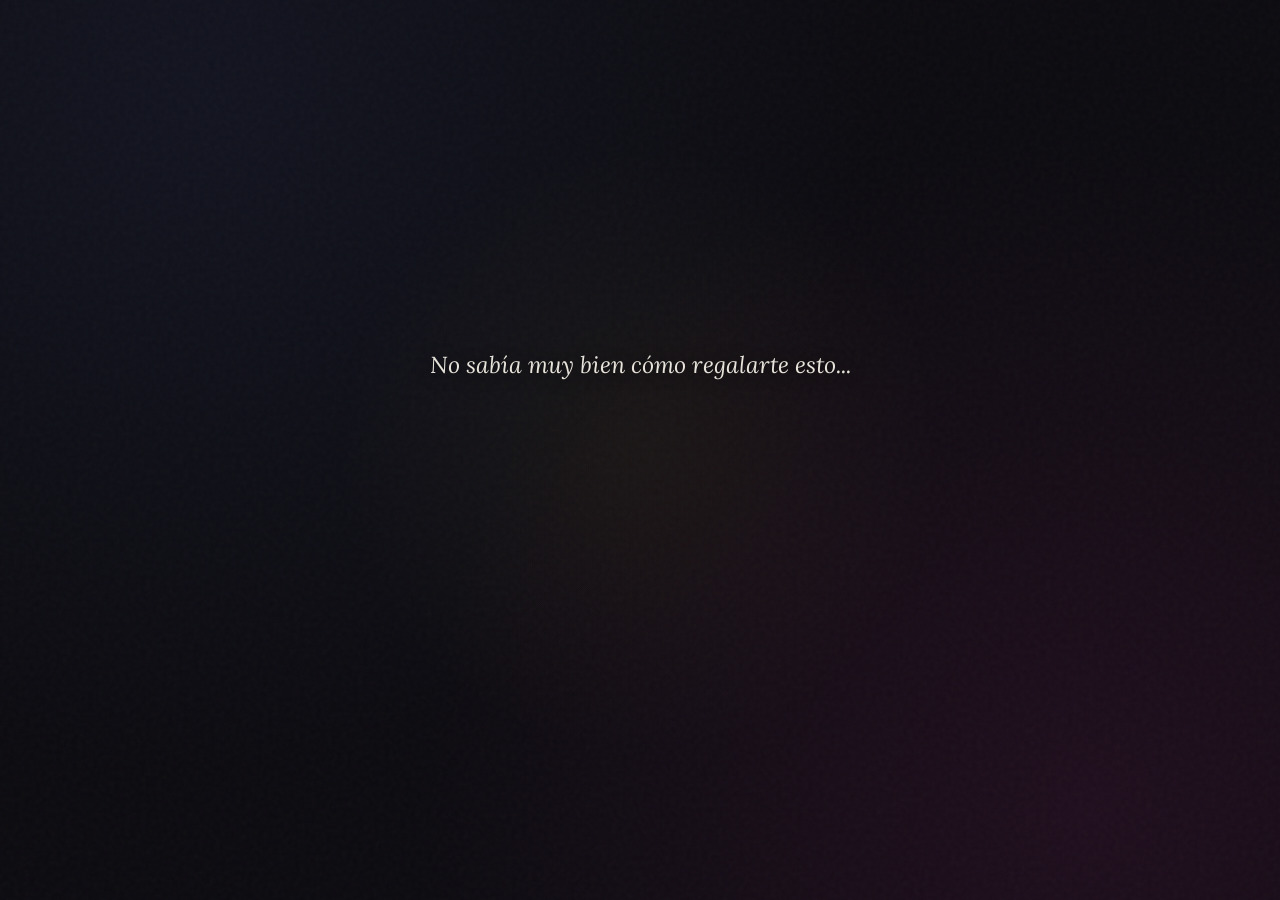
<file: index.html>
<!DOCTYPE html>
<html lang="es">
<head>
  <meta charset="UTF-8">
  <meta name="viewport" content="width=device-width, initial-scale=1.0">
  <title>El rincón de Sof</title>
  <meta name="description" content="Un lugar pequeño para algunas cosas que pensé que te gustaría encontrar.">
  <link rel="preconnect" href="https://fonts.googleapis.com">
  <link rel="preconnect" href="https://fonts.gstatic.com" crossorigin>
  <link href="https://fonts.googleapis.com/css2?family=Lora:ital,wght@0,400;0,500;1,400&family=Inter:wght@300;400&display=swap" rel="stylesheet">
  <link rel="stylesheet" href="style.css">
  <link rel="icon" href="data:image/svg+xml,<svg xmlns='http://www.w3.org/2000/svg' viewBox='0 0 100 100'><text y='.9em' font-size='90'>🌙</text></svg>">
</head>
<body>

  <!-- Entry Screen -->
  <div id="entry-screen" class="screen">
    <div class="entry-content">
      <p id="entry-text-1" class="fade-text hidden">No sabía muy bien cómo regalarte esto...</p>
      <p id="entry-text-2" class="fade-text hidden">Así que hice un lugar para ello.</p>
      <button id="enter-btn" class="fade-text hidden">
        <span class="btn-text">Entrar</span>
        <span class="btn-line"></span>
      </button>
    </div>
  </div>

  <!-- Main Hub -->
  <div id="hub-screen" class="screen hidden">
    
    <div class="hub-container">
      <header class="hub-header">
        <div class="identity">SOF'S LITTLE CORNER</div>
        <h1>El rincón de Sof</h1>
        <p class="subtitle">Hay un par de cosas para ti.</p>
        <p class="intro-reveal hidden" id="intro-reveal">Aunque ninguna viene exactamente en el orden esperado.</p>
      </header>

      <main class="index-container" id="index-container">
        <!-- Index Item 1 -->
        <a href="#" class="index-item hidden" data-target="Tu-lector-de-confianza-/index.html" data-id="reader">
          <div class="item-header">
            <span class="item-number">01</span>
            <span class="item-separator"></span>
            <h2 class="item-title">Cuando quieras que te lea</h2>
          </div>
          <div class="item-details">
            <p class="item-desc">Hay días en los que uno simplemente quiere escuchar las palabras en lugar de leerlas.</p>
            <span class="item-action">abrir &rarr;</span>
          </div>
        </a>

        <!-- Index Item 2 -->
        <a href="#" class="index-item hidden" data-target="Dia del lector/index.html" data-id="story">
          <div class="item-header">
            <span class="item-number">02</span>
            <span class="item-separator"></span>
            <h2 class="item-title">Algo que quería decirte</h2>
          </div>
          <div class="item-details">
            <p class="item-desc">Esta tiene flores, una foca y probablemente más filosofía de la necesaria.</p>
            <span class="item-action">abrir &rarr;</span>
          </div>
        </a>

        <!-- Index Item 3 -->
        <a href="#" class="index-item hidden" data-target="Un ramo atrasado/index.html" data-id="flores">
          <div class="item-header">
            <span class="item-number">03</span>
            <span class="item-separator"></span>
            <h2 class="item-title">Un ramo atrasado</h2>
          </div>
          <div class="item-details">
            <p class="item-desc">Flores amarillas, una graduación y probablemente algo de sushi.</p>
            <span class="item-action">abrir &rarr;</span>
          </div>
        </a>

        <!-- Index Item 4 -->
        <a href="#" class="index-item hidden" data-target="La-Biblioteca-de-Sof/index.html" data-id="biblioteca">
          <div class="item-header">
            <span class="item-number">04</span>
            <span class="item-separator"></span>
            <h2 class="item-title">La biblioteca de Sof</h2>
          </div>
          <div class="item-details">
            <p class="item-desc">Atardeceres vinotinto, alfajores artesanales, disculpas sinceras y las páginas de lo que somos.</p>
            <span class="item-action">abrir &rarr;</span>
          </div>
        </a>
      </main>

      <!-- Discovery Transition Hint -->
      <div class="scroll-hint reveal">
        <span class="scroll-ornament">✦</span>
        <p class="scroll-text">todavía falta algo...</p>
        <div class="scroll-line"></div>
      </div>

      <!-- Discovery Sections (Subtle & Editorial) -->
      <div class="discovery-container">
        <section class="discovery-section" id="chapters-section">
          <h3 class="discovery-header">Páginas por escribir</h3>
          <div id="chaptersList" class="discovery-list"></div>
        </section>

        <div class="discovery-pause">✦</div>

        <section class="discovery-section" id="dates-section">
          <h3 class="discovery-header">Algunas fechas</h3>
          <div id="datesTimeline" class="discovery-dates"></div>
        </section>

        <div class="discovery-pause">✦</div>

        <section class="discovery-section" id="updates-section">
          <h3 class="discovery-header">Pequeñas cosas que han cambiado</h3>
          <div id="updatesList" class="discovery-updates"></div>
        </section>
      </div>

      <!-- Progress & Final Unlock -->
      <div class="progress-section">
        <div id="stars-display" class="stars hidden">✦   ✧</div>
        
        <div id="unlock-section" class="unlock-section hidden">
          <p id="unlock-text-1" class="fade-text hidden">Parece que ya encontraste todo...</p>
          <div id="unlock-spacer" class="unlock-spacer hidden">...</div>
          <p id="unlock-text-2" class="fade-text hidden">Aunque hay algo que no estaba en las dos puertas.</p>
          <button id="unlock-btn" class="fade-text hidden">
            <span class="btn-text">Descubrir</span>
            <span class="btn-line"></span>
          </button>
        </div>
      </div>
    </div>

    <!-- Final Secret Message Modal -->
    <div id="secret-message-modal" class="modal hidden">
      <div class="modal-overlay" id="modal-overlay"></div>
      <div class="modal-content" id="secret-message-content">
        <!-- Injected via JS -->
      </div>
    </div>

    <!-- Seal Easter Egg -->
    <div class="seal-container" id="seal-egg">
      <img src="assets/img/foca.jpeg" alt="Una foca" class="seal-img">
      <div class="seal-speech hidden" id="seal-speech">No estaba en los planes.</div>
    </div>

    <footer class="hub-footer">
      Hecho con todo mi corazón para Sof por nico · 2026
    </footer>
  </div>

  <script src="data/chapters.js"></script>
  <script src="data/importantDates.js"></script>
  <script src="data/updates.js"></script>
  <script src="script.js"></script>
</body>
</html>
</file>
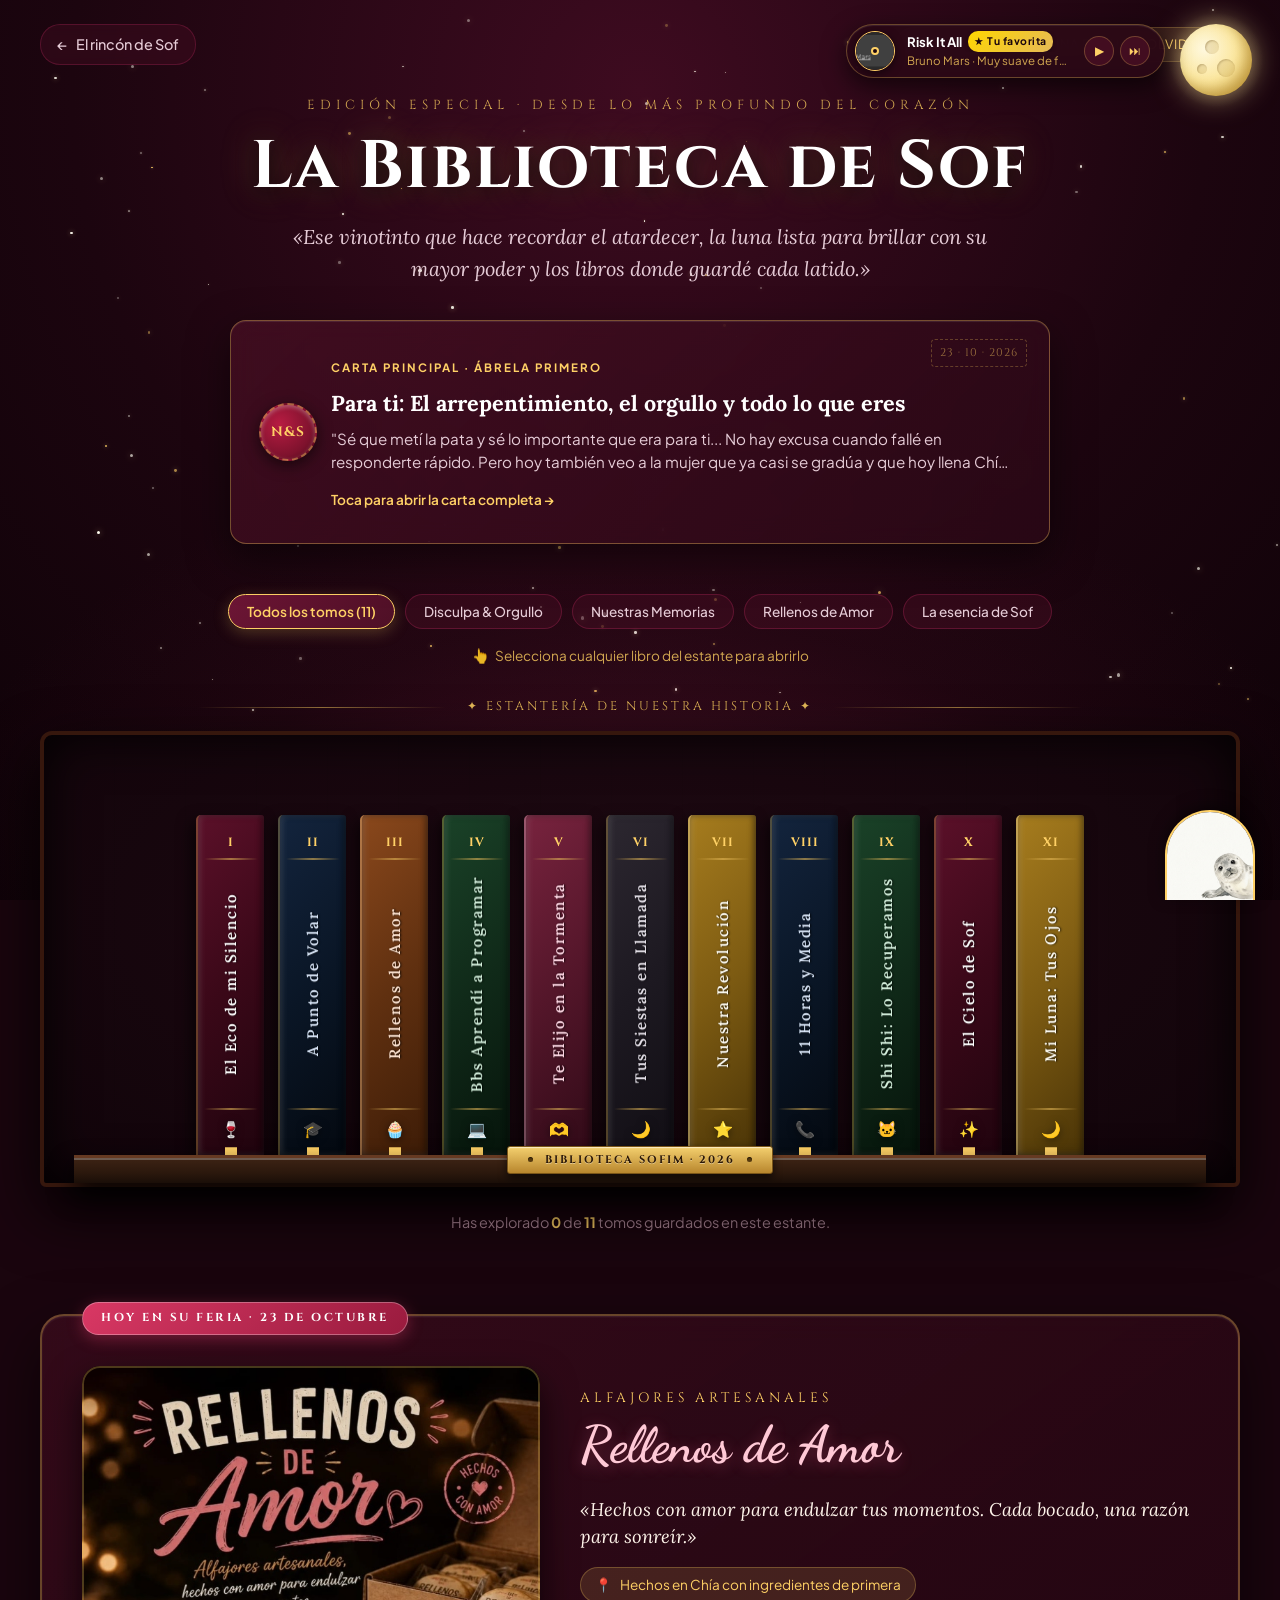
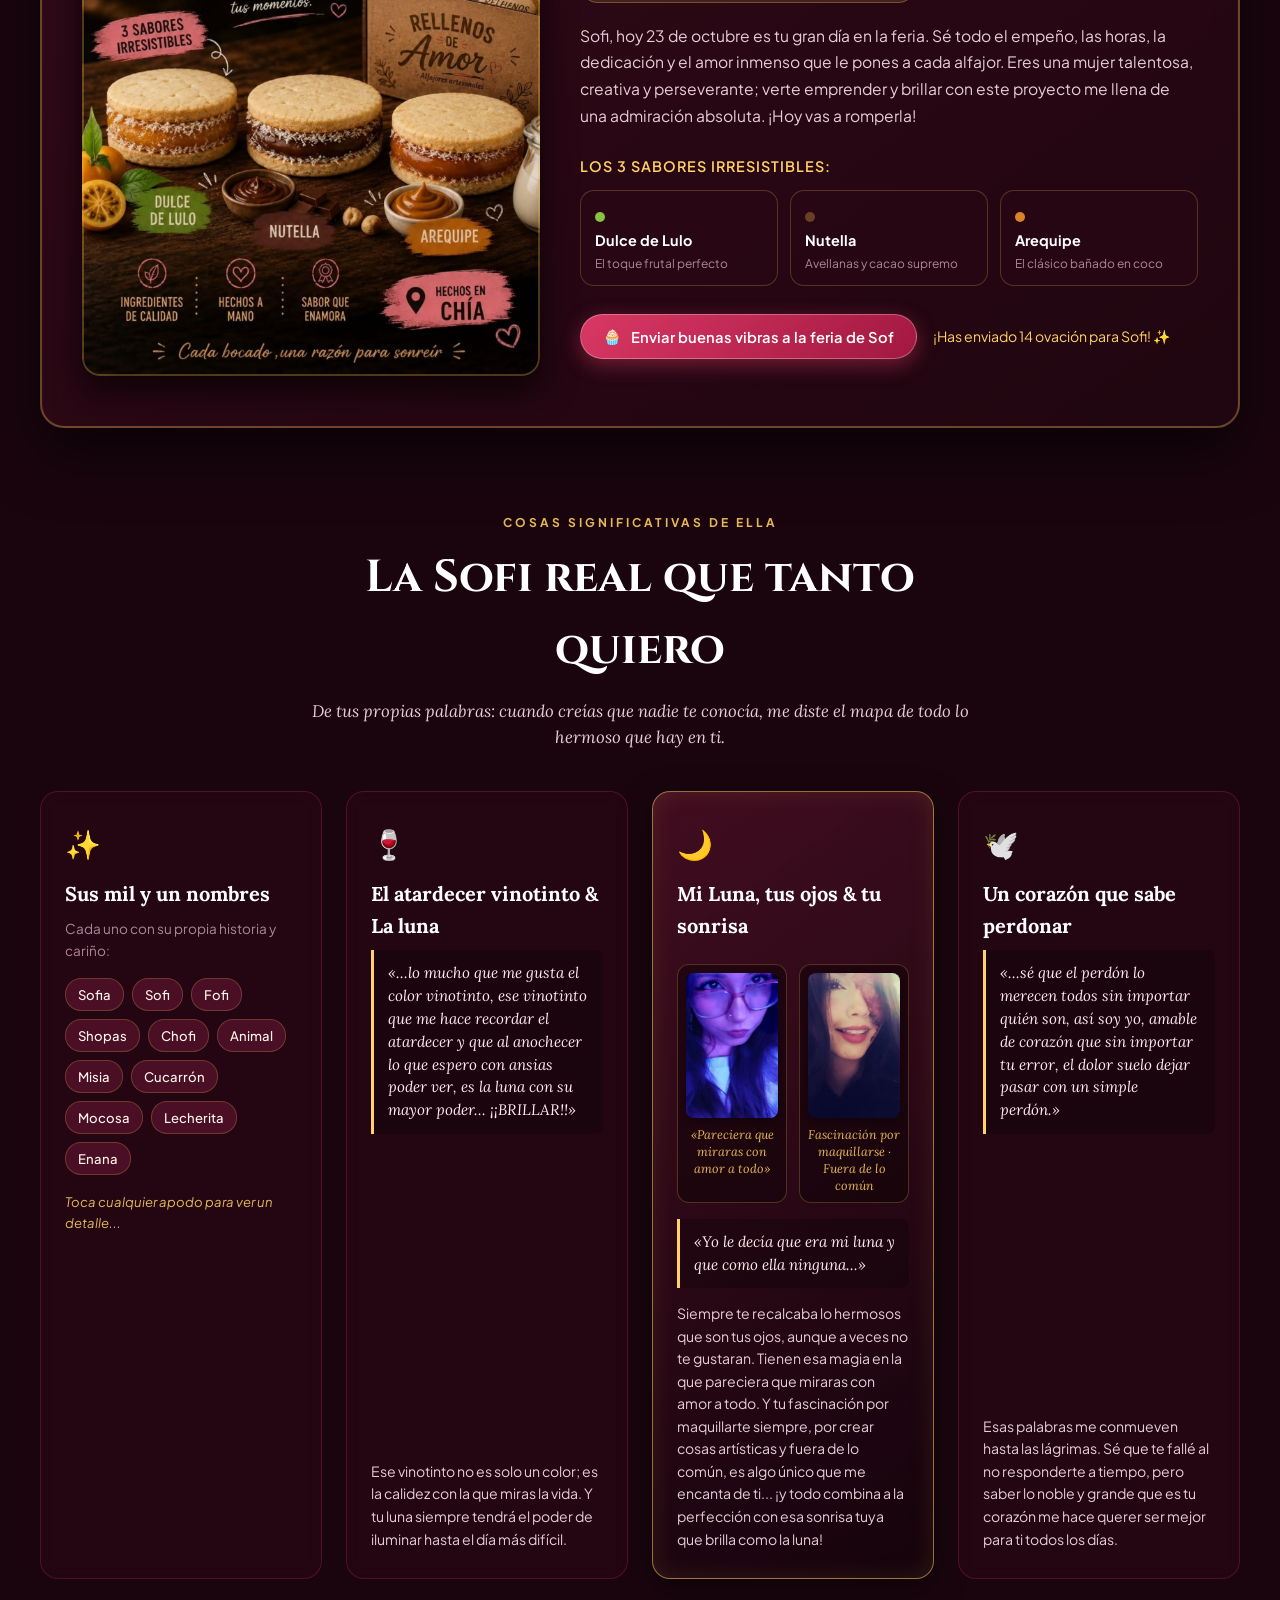
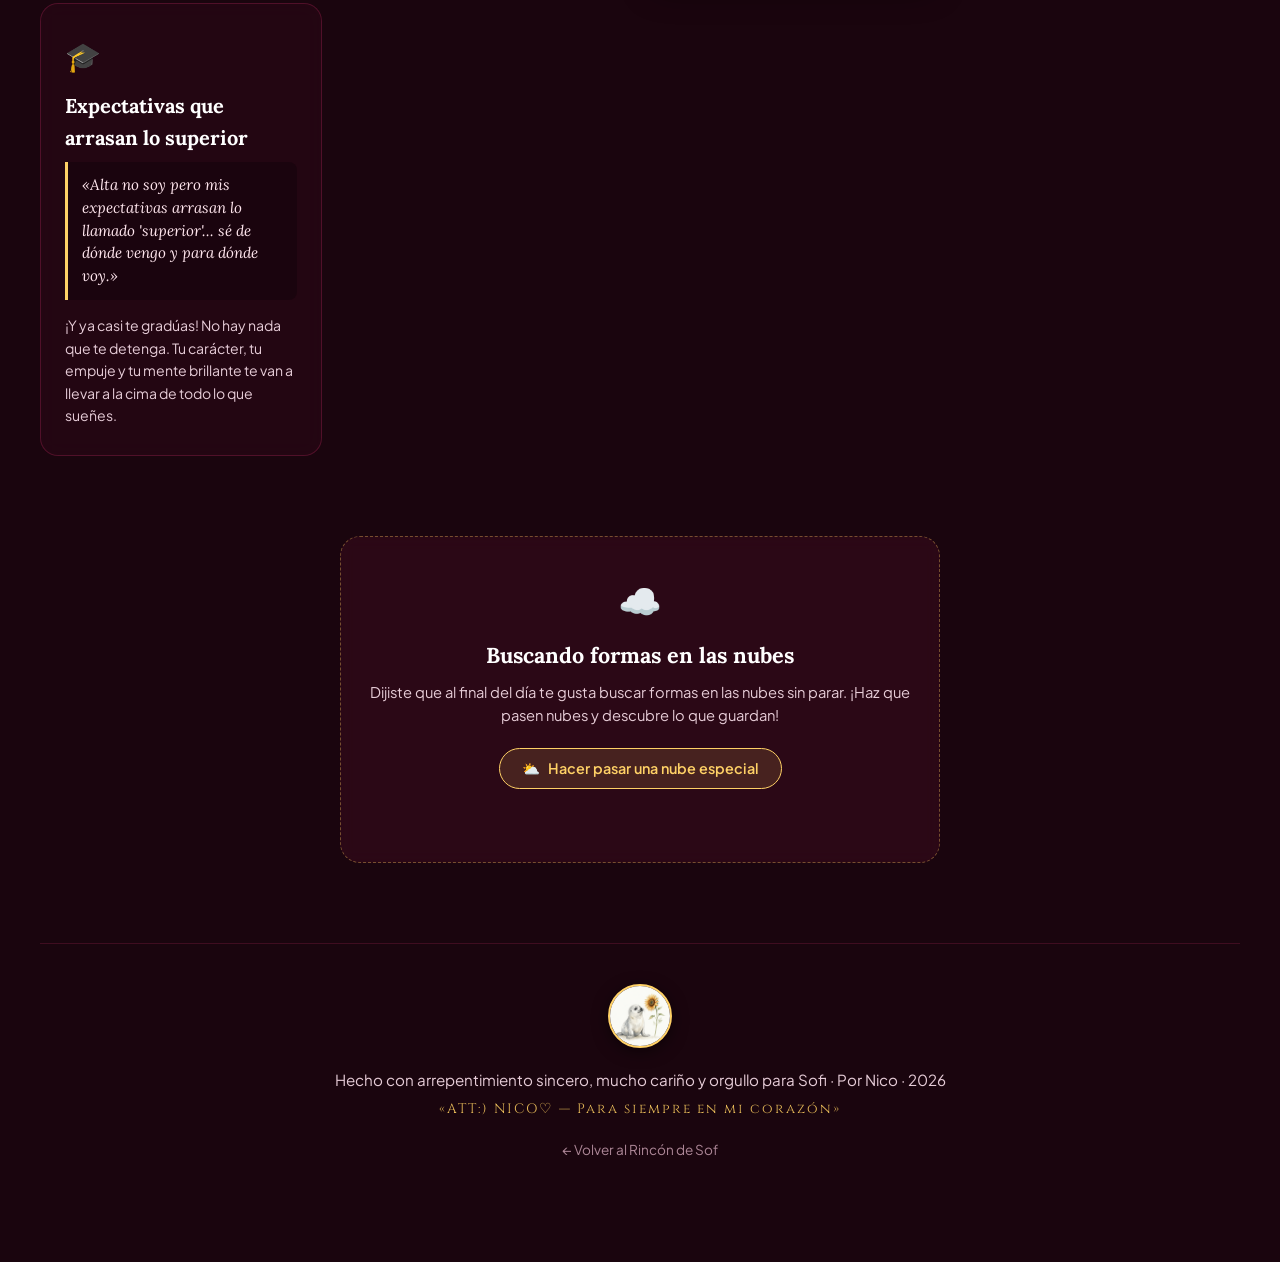
<file: La-Biblioteca-de-Sof/index.html>
<!DOCTYPE html>
<html lang="es">
<head>
  <meta charset="UTF-8">
  <meta name="viewport" content="width=device-width, initial-scale=1.0">
  <title>La Biblioteca de Sof · Entre Libros, Cartas y Recuerdos</title>
  <meta name="description" content="Un rincón especial entre libros encuadernados en vinotinto, cartas con el corazón en la mano, orgullo por tu graduación y el dulce sabor de tus alfajores.">

  <!-- Google Fonts -->
  <link rel="preconnect" href="https://fonts.googleapis.com">
  <link rel="preconnect" href="https://fonts.gstatic.com" crossorigin>
  <link href="https://fonts.googleapis.com/css2?family=Cinzel:wght@400;600;700&family=Dancing+Script:wght@600;700&family=Lora:ital,wght@0,400;0,500;0,600;1,400;1,500&family=Plus+Jakarta+Sans:wght@300;400;500;600;700&display=swap" rel="stylesheet">

  <link rel="stylesheet" href="style.css">
  <link rel="icon" href="data:image/svg+xml,<svg xmlns='http://www.w3.org/2000/svg' viewBox='0 0 100 100'><text y='.9em' font-size='90'>🍷</text></svg>">
</head>
<body class="vinotinto-theme">

  <!-- ════════════ BACKGROUND ATMOSPHERE ════════════ -->
  <div class="sky-canvas" id="skyCanvas">
    <div class="stars-layer" id="starsLayer"></div>
    <div class="constellation-layer hidden" id="constellationLayer">
      <svg class="constellation-svg" id="constellationSvg" viewBox="0 0 1000 600"></svg>
      <div class="constellation-title">Constelación SOFIM ♡</div>
    </div>
    <div class="clouds-layer" id="cloudsLayer"></div>
    <div class="sunset-glow"></div>
  </div>

  <!-- Interactive Luminous Moon -->
  <button class="moon-button" id="moonBtn" title="Toca la luna para ver su mayor poder y las estrellas" aria-label="Tocar la luna">
    <div class="moon-sphere">
      <div class="moon-crater c1"></div>
      <div class="moon-crater c2"></div>
      <div class="moon-crater c3"></div>
      <div class="moon-glow"></div>
    </div>
    <span class="moon-tooltip">¡Tócame para brillar! 🌙✨</span>
  </button>

  <!-- Floating Ambient Music Player -->
  <div class="music-player-pill" id="musicPlayer" role="region" aria-label="Reproductor de música">
    <audio id="audioElement" preload="auto"></audio>
    
    <div class="music-disc-wrap" id="musicDiscWrap" title="Toca para reproducir o pausar">
      <img src="../assets/img/sof/cover_risk_it_all.png" alt="Carátula" class="music-cover-img" id="musicCoverImg">
      <div class="disc-center-dot"></div>
      <div class="music-sound-wave" id="musicSoundWave">
        <span></span><span></span><span></span>
      </div>
    </div>

    <div class="music-meta-col">
      <div class="music-track-line">
        <span class="music-song-name" id="musicSongName">Risk It All</span>
        <span class="music-fav-tag" id="musicFavTag">★ Tu favorita</span>
      </div>
      <div class="music-artist-line" id="musicArtistLine">Bruno Mars · Suave de fondo</div>
    </div>

    <div class="music-actions-col">
      <button class="music-icon-btn" id="musicPlayToggleBtn" title="Reproducir / Pausar" aria-label="Reproducir o pausar">
        <span id="musicPlayIcon">▶</span>
      </button>
      <button class="music-icon-btn skip-btn" id="musicSkipBtn" title="Cambiar canción" aria-label="Cambiar canción">
        <span>⏭</span>
      </button>
    </div>
  </div>

  <!-- Back to Hub Navigation -->
  <nav class="top-nav">
    <a href="../index.html" class="back-link" title="Volver al rincón principal">
      <span class="arrow">←</span>
      <span class="text">El rincón de Sof</span>
    </a>
    <div class="date-badge">
      <span class="dot"></span>
      23 de Octubre · Una fecha inolvidable
    </div>
  </nav>

  <!-- ════════════ MAIN CONTAINER ════════════ -->
  <div class="container">

    <!-- Header Section -->
    <header class="library-header">
      <div class="header-pretitle">EDICIÓN ESPECIAL · DESDE LO MÁS PROFUNDO DEL CORAZÓN</div>
      <h1 class="library-title">La Biblioteca de Sof</h1>
      <p class="library-quote">
        «Ese vinotinto que hace recordar el atardecer, la luna lista para brillar con su mayor poder y los libros donde guardé cada latido.»
      </p>

      <!-- Center Wax-Sealed Letter Teaser -->
      <div class="special-letter-card" id="openMainLetterBtn" role="button" tabindex="0">
        <div class="wax-seal">
          <span class="seal-initials">N&S</span>
        </div>
        <div class="letter-card-content">
          <span class="letter-tag">Carta Principal · Ábrela primero</span>
          <h2 class="letter-heading">Para ti: El arrepentimiento, el orgullo y todo lo que eres</h2>
          <p class="letter-snippet">
            "Sé que metí la pata y sé lo importante que era para ti... No hay excusa cuando fallé en responderte rápido. Pero hoy también veo a la mujer que ya casi se gradúa y que hoy llena Chía de dulzura con sus alfajores..."
          </p>
          <span class="read-prompt">Toca para abrir la carta completa &rarr;</span>
        </div>
        <div class="envelope-stamp">23 · 10 · 2026</div>
      </div>
    </header>

    <!-- Shelf Controls / Filters -->
    <div class="shelf-controls">
      <div class="filter-group" role="tablist">
        <button class="filter-chip active" data-filter="all">Todos los tomos (11)</button>
        <button class="filter-chip" data-filter="letter">Disculpa & Orgullo</button>
        <button class="filter-chip" data-filter="whatsapp">Nuestras Memorias</button>
        <button class="filter-chip" data-filter="alfajores">Rellenos de Amor</button>
        <button class="filter-chip" data-filter="sof">La esencia de Sof</button>
      </div>
      <div class="shelf-hint">
        <span class="hand-icon">👆</span> Selecciona cualquier libro del estante para abrirlo
      </div>
    </div>

    <!-- ════════════ THE 3D BOOKSHELF ════════════ -->
    <section class="bookshelf-section" aria-label="Estantería interactiva">
      
      <!-- Top Shelf Ornament -->
      <div class="shelf-crest">
        <span class="crest-line"></span>
        <span class="crest-icon">✦ ESTANTERÍA DE NUESTRA HISTORIA ✦</span>
        <span class="crest-line"></span>
      </div>

      <!-- Wooden Shelf Structure -->
      <div class="bookshelf-frame">
        <div class="shelf-backdrop"></div>

        <!-- Books Row -->
        <div class="books-row" id="booksRow">
          <!-- Injected via JS with 3D Books -->
        </div>

        <!-- Heavy Wooden Shelf Base with Plaque -->
        <div class="wood-shelf-plank">
          <div class="plank-highlight"></div>
          <div class="brass-plaque">
            <span class="screw left"></span>
            <span class="plaque-text">BIBLIOTECA SOFIM · 2026</span>
            <span class="screw right"></span>
          </div>
        </div>
      </div>

      <!-- Mobile Swipe Hint -->
      <div class="mobile-shelf-hint">
        <span class="swipe-arrow">👈</span> Desliza para explorar todos los tomos <span class="swipe-arrow">👉</span>
      </div>

      <!-- Quick Shelf Mini-Status -->
      <div class="shelf-summary">
        <p>Has explorado <strong id="readCount">0</strong> de <strong>11</strong> tomos guardados en este estante.</p>
      </div>
    </section>

    <!-- ════════════ TRIBUTE TO "RELLENOS DE AMOR" (TODAY OCT 23) ════════════ -->
    <section class="alfajores-tribute-section">
      <div class="alfajores-badge">HOY EN SU FERIA · 23 DE OCTUBRE</div>
      <div class="alfajores-card-grid">
        <div class="alfajores-banner-col">
          <div class="alfajores-photo-wrapper">
            <img src="../assets/img/sof/rellenos_de_amor_feria.jpg" alt="Rellenos de Amor - Alfajores artesanales hechos con amor" class="alfajores-main-img" id="alfajorMainImg">
            <div class="photo-glow-border"></div>
          </div>
        </div>
        <div class="alfajores-info-col">
          <span class="brand-subtitle">ALFAJORES ARTESANALES</span>
          <h2 class="brand-title">Rellenos de Amor</h2>
          <p class="brand-phrase">«Hechos con amor para endulzar tus momentos. Cada bocado, una razón para sonreír.»</p>
          
          <div class="chia-tag">
            <span class="pin">📍</span> Hechos en Chía con ingredientes de primera
          </div>

          <p class="brand-support-text">
            Sofi, hoy 23 de octubre es tu gran día en la feria. Sé todo el empeño, las horas, la dedicación y el amor inmenso que le pones a cada alfajor. Eres una mujer talentosa, creativa y perseverante; verte emprender y brillar con este proyecto me llena de una admiración absoluta. ¡Hoy vas a romperla!
          </p>

          <!-- The 3 Flavors Interactive Showcase -->
          <div class="flavors-container">
            <h3 class="flavors-title">Los 3 Sabores Irresistibles:</h3>
            <div class="flavor-pills">
              <div class="flavor-pill lulo" data-flavor="lulo">
                <span class="flavor-dot"></span>
                <strong>Dulce de Lulo</strong>
                <span class="flavor-desc">El toque frutal perfecto</span>
              </div>
              <div class="flavor-pill nutella" data-flavor="nutella">
                <span class="flavor-dot"></span>
                <strong>Nutella</strong>
                <span class="flavor-desc">Avellanas y cacao supremo</span>
              </div>
              <div class="flavor-pill arequipe" data-flavor="arequipe">
                <span class="flavor-dot"></span>
                <strong>Arequipe</strong>
                <span class="flavor-desc">El clásico bañado en coco</span>
              </div>
            </div>
          </div>

          <div class="alfajor-interactive-cheer">
            <button class="cheer-btn" id="cheerAlfajorBtn">
              <span class="cheer-heart">🧁</span> Enviar buenas vibras a la feria de Sof
            </button>
            <div class="cheer-counter-text" id="cheerCounter">¡Has enviado <span id="cheerNum">1</span> ovación para Sofi! ✨</div>
          </div>
        </div>
      </div>
    </section>

    <!-- ════════════ "NO, NO ME CONOCES" / THE ESSENCE OF SOF ════════════ -->
    <section class="sof-essence-section">
      <div class="essence-header">
        <span class="essence-pill">Cosas significativas de ella</span>
        <h2 class="essence-title">La Sofi real que tanto quiero</h2>
        <p class="essence-intro">
          De tus propias palabras: cuando creías que nadie te conocía, me diste el mapa de todo lo hermoso que hay en ti.
        </p>
      </div>

      <div class="essence-grid">
        <!-- Nicknames Card -->
        <div class="essence-card">
          <div class="card-icon">✨</div>
          <h3>Sus mil y un nombres</h3>
          <p class="card-sub">Cada uno con su propia historia y cariño:</p>
          <div class="nicknames-cloud">
            <span class="nick-tag" data-desc="El nombre más lindo del mundo">Sofia</span>
            <span class="nick-tag" data-desc="La dulzura en persona">Sofi</span>
            <span class="nick-tag" data-desc="Ternura pura">Fofi</span>
            <span class="nick-tag" data-desc="Complicidad y sonrisas">Shopas</span>
            <span class="nick-tag" data-desc="Suaves abrazos">Chofi</span>
            <span class="nick-tag" data-desc="Broma consentida que nos hace reír">Animal</span>
            <span class="nick-tag" data-desc="La señora de la casa">Misia</span>
            <span class="nick-tag" data-desc="Traviesa y curiosa">Cucarrón</span>
            <span class="nick-tag" data-desc="Caprichosita hermosa">Mocosa</span>
            <span class="nick-tag" data-desc="Blanca y dulce">Lecherita</span>
            <span class="nick-tag" data-desc="Chiquita de estatura, gigante de corazón">Enana</span>
          </div>
          <div class="nick-explanation" id="nickExplanation">Toca cualquier apodo para ver un detalle...</div>
        </div>

        <!-- The Vinotinto & Sky Card -->
        <div class="essence-card vinotinto-focus">
          <div class="card-icon">🍷</div>
          <h3>El atardecer vinotinto & La luna</h3>
          <p class="quote-text">
            «...lo mucho que me gusta el color vinotinto, ese vinotinto que me hace recordar el atardecer y que al anochecer lo que espero con ansias poder ver, es la luna con su mayor poder... ¡¡BRILLAR!!»
          </p>
          <div class="quote-commentary">
            Ese vinotinto no es solo un color; es la calidez con la que miras la vida. Y tu luna siempre tendrá el poder de iluminar hasta el día más difícil.
          </div>
        </div>

        <!-- Mi Luna: Ojos, Maquillaje Artístico & Sonrisa -->
        <div class="essence-card luna-ojos-focus">
          <div class="card-icon">🌙</div>
          <h3>Mi Luna, tus ojos & tu sonrisa</h3>
          <div class="dual-photo-preview">
            <div class="photo-item">
              <img src="../assets/img/sof/ojos_de_sof.png" alt="Los ojos de Sofi con sus gafas" class="essence-thumb">
              <span class="photo-caption">«Pareciera que miraras con amor a todo»</span>
            </div>
            <div class="photo-item">
              <img src="../assets/img/sof/maquillaje_artistico_sonrisa.png" alt="Sofi con su maquillaje artístico y su sonrisa" class="essence-thumb">
              <span class="photo-caption">Fascinación por maquillarse · Fuera de lo común</span>
            </div>
          </div>
          <p class="quote-text">
            «Yo le decía que era mi luna y que como ella ninguna...»
          </p>
          <div class="quote-commentary">
            Siempre te recalcaba lo hermosos que son tus ojos, aunque a veces no te gustaran. Tienen esa magia en la que pareciera que miraras con amor a todo. Y tu fascinación por maquillarte siempre, por crear cosas artísticas y fuera de lo común, es algo único que me encanta de ti... ¡y todo combina a la perfección con esa sonrisa tuya que brilla como la luna!
          </div>
        </div>

        <!-- Forgiveness & Noble Heart Card -->
        <div class="essence-card noble-heart">
          <div class="card-icon">🕊️</div>
          <h3>Un corazón que sabe perdonar</h3>
          <p class="quote-text">
            «...sé que el perdón lo merecen todos sin importar quién son, así soy yo, amable de corazón que sin importar tu error, el dolor suelo dejar pasar con un simple perdón.»
          </p>
          <div class="quote-commentary">
            Esas palabras me conmueven hasta las lágrimas. Sé que te fallé al no responderte a tiempo, pero saber lo noble y grande que es tu corazón me hace querer ser mejor para ti todos los días.
          </div>
        </div>

        <!-- High Expectations Card -->
        <div class="essence-card expectations">
          <div class="card-icon">🎓</div>
          <h3>Expectativas que arrasan lo superior</h3>
          <p class="quote-text">
            «Alta no soy pero mis expectativas arrasan lo llamado 'superior'... sé de dónde vengo y para dónde voy.»
          </p>
          <div class="quote-commentary">
            ¡Y ya casi te gradúas! No hay nada que te detenga. Tu carácter, tu empuje y tu mente brillante te van a llevar a la cima de todo lo que sueñes.
          </div>
        </div>
      </div>
    </section>

    <!-- Cloud Shapes Interactive Play -->
    <section class="clouds-finder-section">
      <div class="cloud-finder-card">
        <div class="cloud-icon">☁️</div>
        <h3>Buscando formas en las nubes</h3>
        <p>Dijiste que al final del día te gusta buscar formas en las nubes sin parar. ¡Haz que pasen nubes y descubre lo que guardan!</p>
        <button class="cloud-spawn-btn" id="spawnCloudBtn">
          <span class="btn-icon">⛅</span> Hacer pasar una nube especial
        </button>
        <div class="cloud-status-toast" id="cloudToast"></div>
      </div>
    </section>

    <!-- Footer -->
    <footer class="library-footer">
      <div class="footer-seal">
        <img src="../assets/img/sof/seal_flower.jpg" alt="Foca con flores" class="footer-seal-img">
      </div>
      <p class="footer-heart">Hecho con arrepentimiento sincero, mucho cariño y orgullo para Sofi · Por Nico · 2026</p>
      <div class="footer-quote">«ATT:) NICO♡ — Para siempre en mi corazón»</div>
      <a href="../index.html" class="footer-back-link">&larr; Volver al Rincón de Sof</a>
    </footer>

  </div> <!-- End Container -->


  <!-- ════════════ MODAL: 3D BOOK READER ════════════ -->
  <div class="book-modal" id="bookModal" aria-hidden="true" role="dialog" aria-labelledby="modalBookTitle">
    <div class="modal-backdrop" id="modalBackdrop"></div>
    
    <div class="book-stage">
      <button class="close-book-btn" id="closeBookBtn" title="Cerrar libro (Esc)" aria-label="Cerrar libro">
        ✕ Cerrar tomo
      </button>

      <!-- The Open Book Structure -->
      <article class="open-book" id="openBookElement">
        <!-- Bookmark Ribbon -->
        <div class="bookmark-ribbon"></div>

        <!-- Page Left: Visual / Photo Framing -->
        <div class="book-page page-left">
          <div class="page-corner top-left"></div>
          <div class="page-content-wrapper">
            <div class="media-frame" id="modalMediaFrame">
              <!-- Image injected via JS -->
            </div>
            <div class="page-caption" id="modalMediaCaption"></div>
            <div class="page-number-left" id="modalPageNumLeft">Tomo I</div>
          </div>
        </div>

        <!-- Center Spine Crease -->
        <div class="book-spine-crease"></div>

        <!-- Page Right: Nico's Text & Reflection -->
        <div class="book-page page-right">
          <div class="page-corner top-right"></div>
          <div class="page-content-wrapper">
            <span class="chapter-kicker" id="modalChapterKicker">CAPÍTULO I</span>
            <h2 class="chapter-title" id="modalBookTitle">Título del Tomo</h2>
            <div class="chapter-ornament">✦ · · · ✦</div>
            
            <div class="chapter-body" id="modalBookBody">
              <!-- Text injected via JS -->
            </div>

            <!-- Interactive Footnote / Reactions -->
            <div class="book-reaction-bar">
              <span class="reaction-prompt">Deja una huellita:</span>
              <button class="react-btn" data-reaction="❤️" title="Amor">❤️</button>
              <button class="react-btn" data-reaction="✨" title="Mágico">✨</button>
              <button class="react-btn" data-reaction="🍷" title="Vinotinto">🍷</button>
              <button class="react-btn" data-reaction="🧁" title="Alfajor">🧁</button>
              <button class="react-btn" data-reaction="🌙" title="Luna">🌙</button>
            </div>

            <!-- Page Number & Turn buttons -->
            <div class="page-footer-nav">
              <button class="nav-book-btn prev" id="prevBookBtn" title="Tomo anterior">&larr; Anterior</button>
              <span class="page-number-right" id="modalPageNumRight">Pág. 1 de 10</span>
              <button class="nav-book-btn next" id="nextBookBtn" title="Siguiente tomo">Siguiente &rarr;</button>
            </div>
          </div>
        </div>
      </article>
    </div>
  </div>


  <!-- ════════════ MODAL: MAIN LETTER (DISCULPA & ORGULLO) ════════════ -->
  <div class="letter-modal" id="mainLetterModal" aria-hidden="true" role="dialog">
    <div class="letter-modal-backdrop" id="letterModalBackdrop"></div>
    <div class="letter-modal-wrapper">
      <button class="close-letter-btn" id="closeLetterBtn" aria-label="Cerrar carta">✕</button>
      
      <div class="parchment-letter">
        <div class="parchment-stamp">23 DE OCTUBRE, 2026 · CHÍA</div>
        <div class="letter-wax-mark">N♡S</div>
        
        <h2 class="parchment-title">Mi querida Sofi,</h2>
        <div class="parchment-sub">Para la mujer más increíble, con todo mi arrepentimiento y mi orgullo</div>

        <div class="parchment-text">
          <p>
            Te escribo esto porque no hay pantalla, ni distancia, ni momento en el que no me pese haberme equivocado. <strong>Metí la pata y lo sé.</strong> Sé con total claridad lo importante que era ese momento para ti, lo mucho que significaba, y que mi falta de rapidez para responderte rompió algo que nunca debí descuidar.
          </p>
          <p>
            No busco excusarme con palabras vacías. Cuando una persona te importa con el alma entera, uno tiene que estar presente. Duele saber que te lastimé por una torpeza mía. Leí con el corazón encogido lo que escribiste en tu descripción: <em>«sé que el perdón lo merecen todos sin importar quién son, así soy yo, amable de corazón que sin importar tu error, el dolor suelo dejar pasar con un simple perdón»</em>. Al leer eso se me partió el alma, no porque busque tu perdón fácil, sino porque me demostró, una vez más, la pureza y la nobleza tan inmensa que tienes.
          </p>
          <p>
            No mereces que te fallen. Y por eso mismo, desde el fondo más sincero de mi ser, <strong>te pido perdón</strong>. Te pido perdón por no haber estado a la altura del segundo en que me necesitabas. Estoy aprendiendo, y no pienso darte por sentada jamás.
          </p>
          <div class="letter-divider">✦ ✦ ✦</div>
          <p>
            Pero hoy no solo quería pedirte perdón. Hoy también quiero que levantes la cara y mires a tu alrededor con la frente bien en alto: <strong>¡MIRA LO LEJOS QUE HAS LLEGADO!</strong>
          </p>
          <p>
            <strong>Ya casi te gradúas.</strong> ¿Tienes idea de lo inmensamente orgulloso que me siento de ti? Sé las horas de esfuerzo, las dudas que a veces te asaltaban, las trasnochadas y la disciplina con la que has sacado adelante tu carrera. Como bien escribiste tú misma: <em>«mis expectativas arrasan lo llamado superior»</em>. ¡Y vaya que sí! Eres una mujer brillante, tenaz, imparable, y verte a punto de recibir ese título me llena el pecho de una emoción que no te alcanzas a imaginar.
          </p>
          <p>
            Y como si fuera poco... <strong>¡HOY 23 DE OCTUBRE ES TU FERIA DE ALFAJORES!</strong><br>
            Tus alfajores <strong>«Rellenos de Amor»</strong> no son solo un postre delicioso; son el reflejo de tu corazón, de tu creatividad, de tu capacidad para emprender y dar alegría. Sé que Chía hoy se va a enamorar de tu Dulce de Lulo, de tu Nutella y de tu Arequipe. Eres una reina en todo lo que te propones.
          </p>
          <p>
            Aquí en esta biblioteca te dejo guardados nuestros momentos más sagrados: cuando aprendiste a programar por mí, cuando peleamos y me dijiste que al menos me harías postres, nuestras 11 horas al teléfono, tus siestas en videollamada mientras yo trabajaba, nuestras risas con Abelardo... y aquel mensaje donde nos dijimos <em>«Shi shi, la recuperamos»</em>.
          </p>
          <p>
            Y también te guardé un tomo que nunca debes olvidar: tus ojos, que aunque no te gustaran a mí me fascinan porque pareciera que miraras con amor a todo; tu pasión por maquillarte siempre y crear cosas artísticas tan fuera de lo común; y esa sonrisa que ilumina cualquier noche. Te lo decía antes y te lo prometo hoy: <strong>tú eres mi luna, y como tú ninguna</strong>. 🌙
          </p>
          <p class="letter-closing">
            Gracias por existir en mi vida, Sofi. Eres una personita increíble.<br>
            Con todo mi cariño, mi respeto y mi admiración,<br>
            <span class="handwritten-signature">Nico</span>
          </p>
          <div class="letter-song-ps">
            <span class="ps-icon">🎵</span>
            <em>PD: Puse de fondo <strong>«Risk It All»</strong>, tu favorita... Porque contigo me arriesgo a todo sin dudarlo.</em>
          </div>
        </div>

        <div class="parchment-footer">
          <button class="letter-action-btn" id="finishLetterBtn">Guardar esta promesa en el corazón</button>
        </div>
      </div>
    </div>
  </div>


  <!-- ════════════ PEEKING SEAL EASTER EGG ════════════ -->
  <aside class="peeking-seal-widget" id="peekingSeal">
    <div class="seal-bubble hidden" id="sealBubble">¡Oye Sofi! Nico te quiere un montón y te desea muchos éxitos hoy en la feria 🧁✨</div>
    <img src="../assets/img/sof/seal_peeking.jpg" alt="Foca asomándose tierna" class="seal-sprite" id="sealSprite">
  </aside>

  <!-- JavaScript Logic -->
  <script src="script.js"></script>
</body>
</html>
</file>
<file: style.css>
/* ═══════════════════════════════════════════════
   EL RINCÓN DE SOF — CSS
   Editorial Aesthetic · Dimmer Spotlight · Living Book Hub
   ═══════════════════════════════════════════════ */

/* ── CSS Variables ── */
:root {
  --bg-color: #121110;
  --text-main: #e8e4db;
  --text-muted: #a39d91;
  --accent: #d4af37;
  --accent-glow: rgba(212, 175, 55, 0.2);
  --font-serif: 'Lora', 'Cormorant Garamond', 'Georgia', serif;
  --font-sans: 'Inter', -apple-system, sans-serif;
  --border-color: rgba(232, 228, 219, 0.15);
  --door-hover-bg: rgba(232, 228, 219, 0.03);
  --ease-out: cubic-bezier(0.22, 1, 0.36, 1);
}

* {
  box-sizing: border-box;
  margin: 0;
  padding: 0;
  -webkit-tap-highlight-color: transparent;
}

html {
  scroll-behavior: smooth;
  -webkit-text-size-adjust: 100%;
}

body {
  background-color: #0c0b10;
  background-image: 
    radial-gradient(circle at 85% 90%, rgba(55, 18, 45, 0.45) 0%, transparent 50%),
    radial-gradient(circle at 15% 10%, rgba(25, 30, 50, 0.45) 0%, transparent 50%);
  background-attachment: fixed;
  background-repeat: no-repeat;
  background-size: cover;
  color: var(--text-main);
  font-family: var(--font-serif);
  line-height: 1.6;
  min-height: 100vh;
  min-height: 100dvh;
  overflow-x: hidden;
  position: relative;
  -webkit-font-smoothing: antialiased;
  -moz-osx-font-smoothing: grayscale;
}

/* Subtle paper texture / noise overlay */
body::before {
  content: "";
  position: fixed;
  top: 0; left: 0; right: 0; bottom: 0;
  background-image: url("data:image/svg+xml,%3Csvg viewBox='0 0 200 200' xmlns='http://www.w3.org/2000/svg'%3E%3Cfilter id='noiseFilter'%3E%3CfeTurbulence type='fractalNoise' baseFrequency='0.85' numOctaves='3' stitchTiles='stitch'/%3E%3C/filter%3E%3Crect width='100%25' height='100%25' filter='url(%23noiseFilter)' opacity='0.03'/%3E%3C/svg%3E");
  pointer-events: none;
  z-index: 9999;
}

/* Accessibility: Reduced motion */
@media (prefers-reduced-motion: reduce) {
  *, *::before, *::after {
    animation-duration: 0.01ms !important;
    animation-iteration-count: 1 !important;
    transition-duration: 0.01ms !important;
  }
  .petal { display: none !important; }
}


/* ═══════════════════════════════════════════════
   PETALS ANIMATION SYSTEM (VISIBLE Y ELEGANTE)
   ═══════════════════════════════════════════════ */
.petals-container {
  position: fixed;
  top: 0; left: 0; right: 0; bottom: 0;
  pointer-events: none;
  z-index: 15; /* Por encima del fondo, visible en toda la pantalla */
  overflow: hidden;
}

.petal {
  position: absolute;
  top: -10vh;
  background: linear-gradient(135deg, rgba(245, 170, 185, 0.7), rgba(212, 175, 55, 0.4));
  border-radius: 100% 0 100% 0;
  box-shadow: 0 0 8px rgba(245, 170, 185, 0.4), inset 0 0 4px rgba(255, 255, 255, 0.3);
  pointer-events: none;
  filter: drop-shadow(0 2px 5px rgba(0, 0, 0, 0.4));
}

@keyframes fallingPetal {
  0% {
    transform: translateY(0) rotate(var(--rot)) translateX(0) scale(var(--scale));
    opacity: 0;
  }
  12% {
    opacity: 0.9;
  }
  85% {
    opacity: 0.9;
  }
  100% {
    transform: translateY(115vh) rotate(calc(var(--rot) + 240deg)) translateX(160px) scale(var(--scale));
    opacity: 0;
  }
}


/* ═══════════════════════════════════════════════
   SCREENS
   ═══════════════════════════════════════════════ */
.screen {
  width: 100%;
  min-height: 100vh;
  min-height: 100dvh;
  transition: opacity 1.5s ease-in-out;
}

.screen.hidden {
  opacity: 0;
  pointer-events: none;
  display: none !important;
}


/* ═══════════════════════════════════════════════
   ENTRY SCREEN
   ═══════════════════════════════════════════════ */
#entry-screen {
  position: fixed;
  top: 0; left: 0;
  z-index: 100;
  display: flex;
  flex-direction: column;
  align-items: center;
  justify-content: center;
}

#entry-screen::before {
  content: "";
  position: absolute;
  top: 50%; left: 50%;
  transform: translate(-50%, -50%);
  width: 65vw;
  height: 65vh;
  background: radial-gradient(circle, rgba(212, 175, 55, 0.05) 0%, transparent 60%);
  pointer-events: none;
  animation: pulseGlow 5s infinite alternate ease-in-out;
}

@keyframes pulseGlow {
  0% { opacity: 0.5; transform: translate(-50%, -50%) scale(0.95); }
  100% { opacity: 1; transform: translate(-50%, -50%) scale(1.05); }
}

.entry-content {
  text-align: center;
  max-width: 600px;
  padding: 2rem;
  position: relative;
  z-index: 20;
}

.entry-content p {
  font-size: clamp(1.2rem, 4vw, 1.45rem);
  margin-bottom: 2rem;
  font-style: italic;
  font-weight: 400;
  color: var(--text-main);
  text-shadow: 0 2px 15px rgba(0, 0, 0, 0.5);
}

.entry-content button,
.unlock-section button {
  background: none;
  border: none;
  color: var(--text-muted);
  font-family: var(--font-sans);
  font-size: 0.85rem;
  text-transform: uppercase;
  letter-spacing: 0.25em;
  cursor: pointer;
  padding: 1rem 2.5rem;
  transition: all 0.6s ease;
  display: flex;
  flex-direction: column;
  align-items: center;
  gap: 12px;
  position: relative;
  margin: 0 auto;
}

.entry-content button {
  margin-top: 2.5rem;
}

.entry-content button .btn-line,
.unlock-section button .btn-line {
  width: 0px;
  height: 1px;
  background-color: var(--accent);
  transition: width 0.6s cubic-bezier(0.25, 1, 0.5, 1), background-color 0.6s;
}

.entry-content button:hover,
.unlock-section button:hover {
  color: var(--text-main);
  transform: translateY(-3px);
}

.entry-content button:hover .btn-line,
.unlock-section button:hover .btn-line {
  width: 100%;
  background-color: var(--text-main);
}


/* ═══════════════════════════════════════════════
   HUB SCREEN CONTAINER
   ═══════════════════════════════════════════════ */
#hub-screen {
  position: relative;
  display: flex;
  flex-direction: column;
  align-items: center;
  width: 100%;
  z-index: 10;
}

.hub-container {
  width: 100%;
  max-width: 800px;
  margin: 0 auto;
  padding: 4rem 1.5rem;
  display: flex;
  flex-direction: column;
  align-items: center;
  position: relative;
  z-index: 10;
}


/* ═══════════════════════════════════════════════
   HUB HEADER
   ═══════════════════════════════════════════════ */
.hub-header {
  text-align: center;
  margin-bottom: 4rem;
  padding-top: 1.5rem;
}

.identity {
  font-family: var(--font-sans);
  font-size: 0.75rem;
  text-transform: uppercase;
  letter-spacing: 0.2em;
  color: var(--text-muted);
  margin-bottom: 1rem;
  opacity: 0.85;
}

.hub-header h1 {
  font-size: clamp(2.2rem, 7vw, 2.9rem);
  font-weight: 400;
  margin-bottom: 0.5rem;
  color: var(--text-main);
  text-shadow: 0 0 40px rgba(212, 175, 55, 0.15);
}

.hub-header .subtitle {
  font-style: italic;
  color: var(--text-muted);
  font-size: clamp(1rem, 3vw, 1.15rem);
}

.intro-reveal {
  font-family: var(--font-sans);
  color: var(--text-muted);
  font-size: 0.85rem;
  margin-top: 1.5rem;
  letter-spacing: 0.05em;
  opacity: 1;
  transform: translateY(0);
  filter: blur(0);
  transition: opacity 1.5s var(--ease-out), transform 1.5s var(--ease-out), filter 1.5s var(--ease-out);
}

.intro-reveal.hidden {
  opacity: 0;
  transform: translateY(15px);
  filter: blur(5px);
  pointer-events: none;
}


/* ═══════════════════════════════════════════════
   EL SELECTOR INMERSIVO (SPOTLIGHT + DIMMER)
   ═══════════════════════════════════════════════ */
.index-container {
  width: 100%;
  display: flex;
  flex-direction: column;
  gap: 3rem;
  margin-bottom: 4.5rem;
  position: relative;
  z-index: 20;
}

/* Dimmer backdrop blur */
.index-container::before {
  content: "";
  position: fixed;
  top: 0; left: 0; right: 0; bottom: 0;
  background: rgba(18, 17, 16, 0.65);
  backdrop-filter: blur(8px);
  -webkit-backdrop-filter: blur(8px);
  z-index: -1;
  opacity: 0;
  pointer-events: none;
  transition: opacity 0.8s ease;
}

.index-container.has-hover::before {
  opacity: 1;
}

.index-item {
  display: flex;
  flex-direction: column;
  text-decoration: none;
  color: inherit;
  position: relative;
  z-index: 1;
  opacity: 1;
  transform: translateY(0);
  filter: blur(0);
  transition: opacity 1s var(--ease-out), transform 1s var(--ease-out), filter 1s var(--ease-out);
  cursor: pointer;
}

.index-item.hidden {
  opacity: 0;
  transform: translateY(25px);
  filter: blur(8px);
  pointer-events: none;
}

.index-item:hover,
.index-item.active {
  z-index: 10;
}

/* Spotlight Effect */
.index-item::before {
  content: "";
  position: absolute;
  top: 50%; left: 50%;
  width: 150vw; height: 150vh;
  transform: translate(-50%, -50%);
  background: radial-gradient(circle at center, rgba(212, 175, 55, 0.16) 0%, rgba(212, 175, 55, 0.05) 30%, transparent 65%);
  z-index: -1;
  opacity: 0;
  pointer-events: none;
  transition: opacity 0.8s ease;
}

.index-item:hover::before,
.index-item.active::before {
  opacity: 1;
}

/* When container is active, dim other items */
.index-container.has-hover .index-item:not(:hover):not(.active) {
  opacity: 0.15;
  filter: blur(2px);
}

.item-header {
  display: flex;
  align-items: center;
  gap: 1.5rem;
  padding: 1rem 0;
}

.item-number {
  font-family: var(--font-sans);
  font-size: 1.2rem;
  color: var(--accent);
  opacity: 0.85;
}

.item-separator {
  flex-grow: 1;
  height: 1px;
  background: repeating-linear-gradient(to right, transparent, transparent 4px, var(--border-color) 4px, var(--border-color) 8px);
  opacity: 0.3;
  transition: opacity 0.4s ease;
}

.index-item:hover .item-separator,
.index-item.active .item-separator {
  opacity: 0.8;
  background: repeating-linear-gradient(to right, transparent, transparent 4px, var(--accent) 4px, var(--accent) 8px);
}

.item-title {
  font-size: clamp(1.4rem, 4vw, 1.8rem);
  font-weight: 400;
  white-space: nowrap;
}

.item-details {
  max-height: 0;
  opacity: 0;
  overflow: hidden;
  filter: blur(4px);
  transform: translateY(-5px);
  transition: max-height 0.7s cubic-bezier(0.25, 1, 0.5, 1), opacity 0.6s ease, filter 0.6s ease, transform 0.6s ease;
  padding-left: 3.5rem;
}

.item-desc {
  font-style: italic;
  color: var(--text-muted);
  font-size: clamp(0.95rem, 2.5vw, 1.1rem);
  margin: 0.8rem 0 1.2rem 0;
  max-width: 90%;
}

.item-action {
  font-family: var(--font-sans);
  font-size: 0.8rem;
  text-transform: uppercase;
  letter-spacing: 0.15em;
  color: var(--accent);
  opacity: 0;
  filter: blur(2px);
  transform: translateY(10px);
  transition: opacity 0.5s ease, transform 0.5s ease, filter 0.5s ease;
  display: inline-block;
  margin-bottom: 1rem;
}

.index-item:hover .item-details,
.index-item.active .item-details {
  max-height: 200px;
  opacity: 1;
  filter: blur(0);
  transform: translateY(0);
}

.index-item:hover .item-action,
.index-item.active .item-action {
  opacity: 1;
  filter: blur(0);
  transform: translateY(0);
  transition-delay: 0.15s;
}

/* Mobile adjustments */
@media (max-width: 768px) {
  .item-header {
    flex-direction: column;
    align-items: flex-start;
    gap: 0.4rem;
  }
  .item-separator {
    display: none;
  }
  .item-details {
    padding-left: 0;
  }
  .item-title {
    white-space: normal;
    line-height: 1.25;
    margin-bottom: 0.3rem;
  }
  .index-item {
    padding: 1rem 0;
    border-bottom: 1px solid rgba(232, 228, 219, 0.1);
  }
  .index-container {
    gap: 1.5rem;
  }
}


/* ═══════════════════════════════════════════════
   EFECTO UMBRAL (ABRIR EXPERIENCIA)
   ═══════════════════════════════════════════════ */
.index-item.door-opening,
.chapter-card.door-opening {
  transform: scale(0.99) translateY(-2px);
  transition: all 0.5s ease;
}

.index-item.door-opening .item-separator {
  background: var(--accent) !important;
  box-shadow: 0 0 12px var(--accent);
  opacity: 1 !important;
}

.index-item.door-opening .item-title,
.chapter-card.door-opening h3 {
  color: var(--accent) !important;
  text-shadow: 0 0 20px var(--accent-glow);
}


/* ═══════════════════════════════════════════════
   HINT DE DESCUBRIMIENTO NARRATIVO
   ═══════════════════════════════════════════════ */
.scroll-hint {
  text-align: center;
  margin: 3.5rem 0 2.5rem 0;
  display: flex;
  flex-direction: column;
  align-items: center;
  gap: 0.6rem;
  opacity: 0.65;
}

.scroll-ornament {
  font-size: 0.8rem;
  color: var(--accent);
}

.scroll-text {
  font-family: var(--font-serif);
  font-style: italic;
  font-size: 1.05rem;
  color: var(--text-muted);
}

.scroll-line {
  width: 1px;
  height: 32px;
  background: linear-gradient(to bottom, var(--accent), transparent);
  margin-top: 0.3rem;
}


/* ═══════════════════════════════════════════════
   CONTENEDOR DE DESCUBRIMIENTO PROGRESIVO
   ═══════════════════════════════════════════════ */
.discovery-container {
  width: 100%;
  display: flex;
  flex-direction: column;
  align-items: center;
  gap: 3.5rem;
  margin: 1.5rem 0 4.5rem 0;
}

.discovery-section {
  width: 100%;
  max-width: 520px;
  display: flex;
  flex-direction: column;
  align-items: center;
  text-align: center;
}

.discovery-header {
  font-family: var(--font-sans);
  font-size: 0.75rem;
  text-transform: uppercase;
  letter-spacing: 0.25em;
  color: var(--text-muted);
  font-weight: 400;
  margin-bottom: 2rem;
  opacity: 0.75;
}

.discovery-pause {
  color: var(--accent);
  font-size: 0.65rem;
  opacity: 0.3;
}

/* Páginas por escribir (Capítulos) */
.discovery-list {
  display: flex;
  flex-direction: column;
  gap: 1.5rem;
  width: 100%;
  max-width: 480px;
  margin: 0 auto;
}

.chapter-card {
  display: flex;
  align-items: center;
  gap: 1.5rem;
  text-align: left;
  background: rgba(22, 20, 25, 0.45);
  border: 1px solid var(--border-color);
  padding: 1.2rem 1.5rem;
  border-radius: 8px;
  text-decoration: none;
  color: inherit;
  transition: all 0.4s var(--ease-out);
}

.chapter-card.available:hover {
  border-color: var(--accent);
  background: rgba(22, 20, 25, 0.8);
  transform: translateY(-2px);
  box-shadow: 0 10px 25px rgba(0, 0, 0, 0.3);
}

.chapter-card.unavailable {
  opacity: 0.35;
  cursor: default;
}

.chapter-num {
  font-family: var(--font-serif);
  font-size: 1.8rem;
  color: var(--accent);
  min-width: 35px;
  line-height: 1;
}

.chapter-card-info h3 {
  font-family: var(--font-serif);
  font-size: 1.15rem;
  font-weight: 400;
  color: var(--text-main);
}

.chapter-card-info p {
  font-family: var(--font-sans);
  font-size: 0.8rem;
  color: var(--text-muted);
  font-weight: 300;
  margin-top: 0.2rem;
}

.chapter-card-arrow {
  margin-left: auto;
  color: var(--accent);
  opacity: 0.5;
  font-size: 1rem;
  transition: transform 0.3s ease;
}

.chapter-card.available:hover .chapter-card-arrow {
  opacity: 1;
  transform: translateX(4px);
}

/* Algunas fechas */
.discovery-dates {
  display: flex;
  flex-direction: column;
  align-items: center;
  gap: 2rem;
  width: 100%;
  max-width: 380px;
  margin: 0 auto;
}

.date-moment {
  text-align: center;
}

.date-display {
  font-family: var(--font-sans);
  font-size: 0.75rem;
  letter-spacing: 0.25em;
  color: var(--accent);
  text-transform: uppercase;
  margin-bottom: 0.4rem;
  opacity: 0.85;
}

.date-ornament-moment {
  color: var(--accent);
  font-size: 0.7rem;
  opacity: 0.5;
  margin-bottom: 0.5rem;
}

.date-title {
  font-family: var(--font-serif);
  font-size: 1.25rem;
  font-weight: 400;
  color: var(--text-main);
  margin-bottom: 0.4rem;
}

.date-description {
  font-family: var(--font-sans);
  font-size: 0.82rem;
  color: var(--text-muted);
  font-weight: 300;
  line-height: 1.5;
}

.date-dots {
  display: flex;
  flex-direction: column;
  align-items: center;
  gap: 5px;
  opacity: 0.25;
}

.date-dots span {
  width: 3px;
  height: 3px;
  border-radius: 50%;
  background: var(--text-muted);
}

.date-placeholder {
  font-family: var(--font-sans);
  font-size: 0.65rem;
  text-transform: uppercase;
  letter-spacing: 0.2em;
  color: var(--text-muted);
  opacity: 0.35;
}

/* Pequeñas cosas que han cambiado */
.discovery-updates {
  display: flex;
  flex-direction: column;
  gap: 2rem;
  width: 100%;
  max-width: 420px;
  margin: 0 auto;
  text-align: left;
}

.update-entry {
  border-left: 2px solid rgba(212, 175, 55, 0.35);
  padding-left: 1.1rem;
}

.update-date {
  font-family: var(--font-sans);
  font-size: 0.7rem;
  text-transform: uppercase;
  letter-spacing: 0.15em;
  color: var(--accent);
}

.update-title {
  font-family: var(--font-serif);
  font-size: 1.1rem;
  font-weight: 400;
  color: var(--text-main);
  margin: 0.2rem 0;
}

.update-desc {
  font-family: var(--font-sans);
  font-size: 0.8rem;
  color: var(--text-muted);
  font-weight: 300;
  line-height: 1.45;
}


/* ═══════════════════════════════════════════════
   PROGRESS SECTION & MENSAJE OCULTO / MISTERIOSO
   ═══════════════════════════════════════════════ */
.progress-section {
  text-align: center;
  margin-top: 3rem;
  margin-bottom: 4rem;
  width: 100%;
}

.stars {
  font-size: 1.5rem;
  letter-spacing: 0.8em;
  color: var(--accent);
  margin-bottom: 2rem;
  opacity: 1;
  transform: translateY(0);
  filter: blur(0);
  transition: opacity 1.5s var(--ease-out), transform 1.5s var(--ease-out), filter 1.5s var(--ease-out);
}

.stars.hidden {
  opacity: 0;
  transform: translateY(15px);
  filter: blur(4px);
  pointer-events: none;
}

.unlock-section {
  display: flex;
  flex-direction: column;
  align-items: center;
  gap: 1.5rem;
  transition: opacity 1.2s ease;
}

.unlock-section.hidden {
  opacity: 0;
  pointer-events: none;
}

.unlock-spacer {
  font-size: 1.2rem;
  color: var(--text-muted);
  opacity: 1;
  transition: opacity 1s ease;
}

.unlock-spacer.hidden {
  opacity: 0;
}

.unlock-section p {
  font-size: clamp(1.05rem, 3vw, 1.2rem);
  font-style: italic;
}

.unlock-section button {
  margin-top: 1rem;
}


/* ═══════════════════════════════════════════════
   MODAL DE MENSAJE SECRETO
   ═══════════════════════════════════════════════ */
.modal {
  position: fixed;
  top: 0; left: 0; width: 100%; height: 100%;
  z-index: 1000;
  display: flex;
  align-items: center;
  justify-content: center;
  opacity: 0;
  pointer-events: none;
  transition: opacity 0.8s ease;
}

.modal.visible {
  opacity: 1;
  pointer-events: all;
}

.modal-overlay {
  position: absolute;
  top: 0; left: 0; width: 100%; height: 100%;
  background: rgba(18, 17, 16, 0.95);
  backdrop-filter: blur(8px);
  -webkit-backdrop-filter: blur(8px);
}

.modal-content {
  position: relative;
  z-index: 1001;
  max-width: 580px;
  width: 90%;
  background: #1a1817;
  padding: clamp(2.5rem, 6vw, 4rem) clamp(1.8rem, 5vw, 3rem);
  border: 1px solid var(--border-color);
  box-shadow: 0 20px 50px rgba(0,0,0,0.6);
  transform: translateY(20px);
  transition: transform 0.8s cubic-bezier(0.2, 0.8, 0.2, 1);
  text-align: left;
}

.modal.visible .modal-content {
  transform: translateY(0);
}

.modal-content h3 {
  font-size: clamp(1.5rem, 4vw, 1.8rem);
  font-weight: 400;
  margin-bottom: 1.5rem;
  color: var(--accent);
}

.modal-content p {
  margin-bottom: 1.2rem;
  font-size: clamp(1rem, 2.5vw, 1.1rem);
  line-height: 1.7;
}

.modal-content .signature {
  margin-top: 2.5rem;
  font-style: italic;
  text-align: right;
  color: var(--text-muted);
}

.close-modal {
  position: absolute;
  top: 1.2rem;
  right: 1.2rem;
  background: none;
  border: none;
  color: var(--text-muted);
  font-size: 1.6rem;
  cursor: pointer;
  transition: color 0.3s;
  line-height: 1;
}

.close-modal:hover {
  color: var(--text-main);
}


/* ═══════════════════════════════════════════════
   LA FOCA (EASTER EGG)
   ═══════════════════════════════════════════════ */
.seal-container {
  position: fixed;
  bottom: -40px;
  right: 12%;
  display: flex;
  flex-direction: column;
  align-items: center;
  cursor: pointer;
  z-index: 50;
  transition: transform 0.4s cubic-bezier(0.175, 0.885, 0.32, 1.275);
}

.seal-img {
  width: 110px;
  height: 110px;
  border-radius: 50%;
  object-fit: cover;
  opacity: 0.45;
  transition: all 0.4s ease;
  filter: grayscale(80%) contrast(1.2);
}

.seal-container:hover {
  transform: translateY(-50px);
}

.seal-container:hover .seal-img {
  opacity: 0.85;
  filter: grayscale(20%) contrast(1);
}

.seal-speech {
  position: absolute;
  bottom: 120px;
  right: 50%;
  transform: translateX(50%) translateY(10px);
  background: var(--text-main);
  color: var(--bg-color);
  padding: 0.6rem 1rem;
  border-radius: 8px;
  font-size: 0.8rem;
  font-family: var(--font-sans);
  white-space: nowrap;
  opacity: 0;
  transition: all 0.4s cubic-bezier(0.175, 0.885, 0.32, 1.275);
  pointer-events: none;
}

.seal-speech::after {
  content: '';
  position: absolute;
  bottom: -6px;
  left: 50%;
  transform: translateX(-50%);
  border-width: 6px 6px 0;
  border-style: solid;
  border-color: var(--text-main) transparent transparent transparent;
}

.seal-speech.visible {
  opacity: 1;
  transform: translateX(50%) translateY(0);
}

@media (max-width: 768px) {
  .seal-container {
    right: 8%;
    bottom: -35px;
  }
  .seal-img {
    width: 85px;
    height: 85px;
  }
  .seal-speech {
    bottom: 95px;
    font-size: 0.75rem;
  }
}


/* ═══════════════════════════════════════════════
   FOOTER
   ═══════════════════════════════════════════════ */
.hub-footer {
  width: 100%;
  text-align: center;
  padding: 2.5rem 1rem;
  padding-bottom: calc(2.5rem + env(safe-area-inset-bottom, 0px));
  font-family: var(--font-sans);
  font-size: 0.7rem;
  color: var(--text-muted);
  opacity: 0.4;
  margin-top: auto;
}


/* ═══════════════════════════════════════════════
   FADE & REVEAL SYSTEM (ANIMACIONES SUAVES)
   ═══════════════════════════════════════════════ */
.fade-text {
  opacity: 0;
  transform: translateY(15px);
  filter: blur(5px);
  transition: opacity 1.3s cubic-bezier(0.22, 1, 0.36, 1), transform 1.3s cubic-bezier(0.22, 1, 0.36, 1), filter 1.3s cubic-bezier(0.22, 1, 0.36, 1);
}

.fade-text.visible {
  opacity: 1;
  transform: translateY(0);
  filter: blur(0);
}

.reveal {
  opacity: 0;
  transform: translateY(25px);
  filter: blur(4px);
  transition: opacity 0.9s var(--ease-out), transform 0.9s var(--ease-out), filter 0.9s var(--ease-out);
}

.reveal.visible {
  opacity: 1;
  transform: translateY(0);
  filter: blur(0);
}
</file>
<file: La-Biblioteca-de-Sof/style.css>
/* ══════════════════════════════════════════════════════════
   LA BIBLIOTECA DE SOF — STYLE SYSTEM
   Paleta: Vinotinto profundo, Dorado orfebre, Pergamino cálido y Noche estrellada
   ══════════════════════════════════════════════════════════ */

:root {
  --vinotinto-deep: #1a050e;
  --vinotinto-dark: #2a0816;
  --vinotinto-base: #4e1026;
  --vinotinto-rich: #6d1535;
  --vinotinto-light: #94224c;
  --vinotinto-glow: rgba(148, 34, 76, 0.45);
  
  --gold-pure: #ffd166;
  --gold-rich: #e5b958;
  --gold-dim: #b88d36;
  --gold-glow: rgba(229, 185, 88, 0.4);

  --parchment-light: #faf6ee;
  --parchment-base: #f3ebd7;
  --parchment-shadow: #d7caa8;
  
  --text-primary: #fff5eb;
  --text-secondary: #e6ccd7;
  --text-muted: #ad8797;
  --text-dark: #2a1b18;

  --wood-top: #3d2314;
  --wood-mid: #2b180d;
  --wood-dark: #1a0e08;

  --font-serif: 'Lora', Georgia, serif;
  --font-display: 'Cinzel', serif;
  --font-sans: 'Plus Jakarta Sans', -apple-system, BlinkMacSystemFont, sans-serif;
  --font-hand: 'Dancing Script', cursive;

  --transition-smooth: all 0.35s cubic-bezier(0.16, 1, 0.3, 1);
  --transition-spring: all 0.5s cubic-bezier(0.34, 1.56, 0.64, 1);
}

/* Reset & Box Sizing */
*, *::before, *::after {
  box-sizing: border-box;
  margin: 0;
  padding: 0;
}

html {
  scroll-behavior: smooth;
  font-size: 16px;
}

body {
  font-family: var(--font-sans);
  background-color: var(--vinotinto-deep);
  color: var(--text-primary);
  line-height: 1.6;
  overflow-x: hidden;
  position: relative;
  min-height: 100vh;
}

/* ════════════ ATMOSPHERE & BACKGROUND ════════════ */
.sky-canvas {
  position: fixed;
  inset: 0;
  pointer-events: none;
  z-index: 0;
  overflow: hidden;
  background: radial-gradient(circle at 50% 10%, #3e0b20 0%, #1c050f 55%, #0d0207 100%);
}

.stars-layer {
  position: absolute;
  inset: 0;
  background-repeat: repeat;
}

.sunset-glow {
  position: absolute;
  bottom: 0;
  left: 0;
  right: 0;
  height: 45vh;
  background: radial-gradient(ellipse at 50% 100%, rgba(148, 34, 76, 0.35) 0%, rgba(78, 16, 38, 0.15) 50%, transparent 80%);
  pointer-events: none;
}

.clouds-layer {
  position: absolute;
  inset: 0;
  pointer-events: none;
}

.floating-cloud {
  position: absolute;
  opacity: 0.28;
  filter: blur(12px);
  background: radial-gradient(ellipse at 50% 50%, rgba(255, 230, 240, 0.9), rgba(180, 100, 130, 0.2) 70%, transparent 100%);
  border-radius: 50%;
  animation: floatCloud linear infinite;
}

@keyframes floatCloud {
  from { transform: translateX(-200px); }
  to { transform: translateX(110vw); }
}

/* Constellation Canvas */
.constellation-layer {
  position: absolute;
  inset: 0;
  display: flex;
  align-items: center;
  justify-content: center;
  pointer-events: none;
  transition: opacity 0.8s ease;
}

.constellation-layer.hidden {
  opacity: 0;
}

.constellation-svg {
  width: 90%;
  max-width: 900px;
  height: 400px;
}

.constellation-title {
  position: absolute;
  top: 15%;
  font-family: var(--font-display);
  font-size: 1.5rem;
  letter-spacing: 4px;
  color: var(--gold-pure);
  text-shadow: 0 0 20px rgba(255, 209, 102, 0.8);
  animation: pulseGlow 2.5s infinite alternate;
}

/* ════════════ INTERACTIVE MOON ════════════ */
.moon-button {
  position: fixed;
  top: 24px;
  right: 28px;
  width: 72px;
  height: 72px;
  background: transparent;
  border: none;
  cursor: pointer;
  z-index: 50;
  border-radius: 50%;
  outline: none;
  transition: transform 0.3s cubic-bezier(0.34, 1.56, 0.64, 1);
}

.moon-button:hover {
  transform: scale(1.12);
}

.moon-sphere {
  width: 100%;
  height: 100%;
  border-radius: 50%;
  background: radial-gradient(circle at 35% 35%, #fffdf0 0%, #fae69e 45%, #e0b445 85%, #b3851b 100%);
  position: relative;
  box-shadow: 0 0 30px rgba(255, 230, 150, 0.6), inset -6px -6px 12px rgba(130, 90, 15, 0.4);
}

.moon-crater {
  position: absolute;
  background: rgba(160, 120, 30, 0.22);
  border-radius: 50%;
  box-shadow: inset 1px 1px 2px rgba(90, 60, 10, 0.4);
}

.moon-crater.c1 { width: 14px; height: 14px; top: 22%; left: 35%; }
.moon-crater.c2 { width: 10px; height: 10px; top: 55%; left: 24%; }
.moon-crater.c3 { width: 18px; height: 18px; top: 48%; left: 52%; }

.moon-glow {
  position: absolute;
  inset: -12px;
  border-radius: 50%;
  background: radial-gradient(circle, rgba(255, 235, 170, 0.35) 0%, transparent 70%);
  animation: moonPulse 4s infinite ease-in-out;
}

.moon-tooltip {
  position: absolute;
  bottom: -32px;
  right: 0;
  white-space: nowrap;
  font-size: 0.75rem;
  background: rgba(42, 8, 22, 0.85);
  color: var(--gold-pure);
  border: 1px solid rgba(229, 185, 88, 0.3);
  padding: 4px 10px;
  border-radius: 20px;
  opacity: 0;
  transform: translateY(-4px);
  pointer-events: none;
  transition: all 0.3s ease;
  backdrop-filter: blur(8px);
}

.moon-button:hover .moon-tooltip {
  opacity: 1;
  transform: translateY(0);
}

@keyframes moonPulse {
  0%, 100% { opacity: 0.5; transform: scale(1); }
  50% { opacity: 0.9; transform: scale(1.08); }
}

/* ════════════ FLOATING MUSIC PLAYER PILL ════════════ */
.music-player-pill {
  position: fixed;
  top: 24px;
  right: 115px;
  display: flex;
  align-items: center;
  gap: 12px;
  background: rgba(42, 8, 22, 0.94);
  border: 1px solid rgba(229, 185, 88, 0.35);
  padding: 6px 14px 6px 8px;
  border-radius: 35px;
  z-index: 60;
  backdrop-filter: blur(14px);
  box-shadow: 0 8px 25px rgba(0, 0, 0, 0.6), inset 0 1px 1px rgba(255, 255, 255, 0.1);
  transition: var(--transition-smooth);
}

.music-player-pill:hover {
  border-color: var(--gold-pure);
  box-shadow: 0 10px 30px rgba(0, 0, 0, 0.7), 0 0 15px rgba(229, 185, 88, 0.25);
}

.music-disc-wrap {
  position: relative;
  width: 40px;
  height: 40px;
  border-radius: 50%;
  cursor: pointer;
  flex-shrink: 0;
  overflow: hidden;
  box-shadow: 0 2px 8px rgba(0, 0, 0, 0.5);
  border: 1.5px solid var(--gold-pure);
}

.music-cover-img {
  width: 100%;
  height: 100%;
  object-fit: cover;
  border-radius: 50%;
  transition: transform 0.5s ease;
}

.music-player-pill.is-playing .music-cover-img {
  animation: spinCover 8s linear infinite;
}

@keyframes spinCover {
  from { transform: rotate(0deg); }
  to { transform: rotate(360deg); }
}

.disc-center-dot {
  position: absolute;
  top: 50%;
  left: 50%;
  transform: translate(-50%, -50%);
  width: 8px;
  height: 8px;
  background: #1a050e;
  border: 2px solid var(--gold-pure);
  border-radius: 50%;
}

.music-sound-wave {
  position: absolute;
  inset: 0;
  background: rgba(0, 0, 0, 0.45);
  border-radius: 50%;
  display: flex;
  align-items: center;
  justify-content: center;
  gap: 2px;
  opacity: 0;
  transition: opacity 0.3s ease;
}

.music-player-pill.is-playing .music-sound-wave {
  opacity: 1;
}

.music-sound-wave span {
  display: inline-block;
  width: 3px;
  height: 12px;
  background: var(--gold-pure);
  border-radius: 2px;
  animation: waveBar 1.2s infinite ease-in-out;
}
.music-sound-wave span:nth-child(2) { animation-delay: 0.2s; height: 16px; }
.music-sound-wave span:nth-child(3) { animation-delay: 0.4s; height: 10px; }

@keyframes waveBar {
  0%, 100% { transform: scaleY(0.4); }
  50% { transform: scaleY(1); }
}

.music-meta-col {
  display: flex;
  flex-direction: column;
  justify-content: center;
  max-width: 165px;
}

.music-track-line {
  display: flex;
  align-items: center;
  gap: 6px;
  white-space: nowrap;
  overflow: hidden;
  text-overflow: ellipsis;
}

.music-song-name {
  font-size: 0.82rem;
  font-weight: 700;
  color: #fff;
  white-space: nowrap;
  overflow: hidden;
  text-overflow: ellipsis;
}

.music-fav-tag {
  font-size: 0.65rem;
  font-weight: 700;
  color: var(--vinotinto-deep);
  background: linear-gradient(135deg, #ffd700 0%, #e5b958 100%);
  padding: 2px 6px;
  border-radius: 10px;
  letter-spacing: 0.5px;
  box-shadow: 0 1px 4px rgba(0, 0, 0, 0.3);
}

.music-artist-line {
  font-size: 0.72rem;
  color: var(--gold-rich);
  opacity: 0.9;
  white-space: nowrap;
  overflow: hidden;
  text-overflow: ellipsis;
}

.music-actions-col {
  display: flex;
  align-items: center;
  gap: 6px;
}

.music-icon-btn {
  background: rgba(78, 16, 38, 0.7);
  border: 1px solid rgba(229, 185, 88, 0.3);
  color: var(--gold-pure);
  width: 30px;
  height: 30px;
  border-radius: 50%;
  cursor: pointer;
  display: flex;
  align-items: center;
  justify-content: center;
  font-size: 0.75rem;
  transition: var(--transition-smooth);
}

.music-icon-btn:hover {
  background: var(--gold-pure);
  color: var(--vinotinto-deep);
  transform: scale(1.1);
}

.music-icon-btn:active {
  transform: scale(0.92);
}

.letter-song-ps {
  display: flex;
  align-items: center;
  gap: 10px;
  margin-top: 20px;
  padding: 12px 16px;
  background: rgba(229, 185, 88, 0.12);
  border: 1px dashed rgba(229, 185, 88, 0.4);
  border-radius: 10px;
  font-size: 0.92rem;
  color: #4a1e12;
}

.letter-song-ps .ps-icon {
  font-size: 1.2rem;
}

.letter-song-ps strong {
  color: #7a1532;
}

/* ════════════ NAVIGATION BAR ════════════ */
.top-nav {
  position: relative;
  z-index: 20;
  max-width: 1240px;
  margin: 0 auto;
  padding: 24px 20px 0;
  display: flex;
  align-items: center;
  justify-content: space-between;
}

.back-link {
  display: inline-flex;
  align-items: center;
  gap: 8px;
  color: var(--text-secondary);
  text-decoration: none;
  font-size: 0.9rem;
  font-weight: 500;
  padding: 8px 16px;
  border-radius: 20px;
  background: rgba(78, 16, 38, 0.35);
  border: 1px solid rgba(148, 34, 76, 0.4);
  transition: var(--transition-smooth);
  backdrop-filter: blur(6px);
}

.back-link:hover {
  color: #fff;
  background: rgba(148, 34, 76, 0.55);
  border-color: var(--gold-rich);
  transform: translateX(-4px);
}

.date-badge {
  display: inline-flex;
  align-items: center;
  gap: 8px;
  font-size: 0.8rem;
  letter-spacing: 1px;
  text-transform: uppercase;
  color: var(--gold-pure);
  background: rgba(229, 185, 88, 0.12);
  border: 1px solid rgba(229, 185, 88, 0.25);
  padding: 6px 14px;
  border-radius: 20px;
}

.date-badge .dot {
  width: 7px;
  height: 7px;
  background: var(--gold-pure);
  border-radius: 50%;
  box-shadow: 0 0 8px var(--gold-pure);
  animation: pulseDot 1.8s infinite;
}

@keyframes pulseDot {
  0%, 100% { opacity: 0.6; transform: scale(0.9); }
  50% { opacity: 1; transform: scale(1.2); }
}

/* ════════════ MAIN CONTAINER ════════════ */
.container {
  position: relative;
  z-index: 10;
  max-width: 1240px;
  margin: 0 auto;
  padding: 30px 20px 100px;
}

/* ════════════ HEADER SECTION ════════════ */
.library-header {
  text-align: center;
  margin-bottom: 50px;
}

.header-pretitle {
  font-family: var(--font-display);
  font-size: 0.82rem;
  letter-spacing: 5px;
  color: var(--gold-rich);
  margin-bottom: 12px;
  text-transform: uppercase;
  opacity: 0.9;
}

.library-title {
  font-family: var(--font-display);
  font-size: clamp(2.4rem, 5.5vw, 4.2rem);
  font-weight: 700;
  letter-spacing: 2px;
  color: #ffffff;
  text-shadow: 0 4px 20px rgba(0, 0, 0, 0.8), 0 0 35px rgba(229, 185, 88, 0.35);
  margin-bottom: 16px;
  line-height: 1.15;
}

.library-quote {
  font-family: var(--font-serif);
  font-style: italic;
  font-size: clamp(1.05rem, 2vw, 1.25rem);
  color: var(--text-secondary);
  max-width: 720px;
  margin: 0 auto 35px;
  line-height: 1.6;
}

/* Wax Sealed Special Letter Card */
.special-letter-card {
  position: relative;
  max-width: 820px;
  margin: 0 auto;
  background: linear-gradient(135deg, rgba(78, 16, 38, 0.65) 0%, rgba(42, 8, 22, 0.85) 100%);
  border: 1px solid rgba(229, 185, 88, 0.4);
  border-radius: 16px;
  padding: 32px 36px 32px 100px;
  cursor: pointer;
  text-align: left;
  box-shadow: 0 15px 40px rgba(0, 0, 0, 0.5), inset 0 1px 1px rgba(255, 255, 255, 0.1);
  transition: var(--transition-smooth);
  backdrop-filter: blur(12px);
  overflow: hidden;
}

.special-letter-card:hover {
  transform: translateY(-5px);
  border-color: var(--gold-pure);
  box-shadow: 0 20px 50px rgba(0, 0, 0, 0.6), 0 0 25px rgba(229, 185, 88, 0.25);
}

.wax-seal {
  position: absolute;
  left: 28px;
  top: 50%;
  transform: translateY(-50%);
  width: 58px;
  height: 58px;
  background: radial-gradient(circle at 35% 35%, #b71c42 0%, #7e122d 65%, #4a0818 100%);
  border-radius: 50%;
  display: flex;
  align-items: center;
  justify-content: center;
  box-shadow: 0 4px 15px rgba(0, 0, 0, 0.6), inset 0 2px 4px rgba(255, 255, 255, 0.3);
  border: 2px dashed rgba(229, 185, 88, 0.5);
  animation: sealPulse 3s infinite alternate ease-in-out;
}

@keyframes sealPulse {
  0% { transform: translateY(-50%) scale(1); }
  100% { transform: translateY(-50%) scale(1.08); }
}

.seal-initials {
  font-family: var(--font-display);
  font-size: 0.85rem;
  font-weight: 700;
  color: var(--gold-pure);
  letter-spacing: 1px;
}

.letter-tag {
  display: inline-block;
  font-size: 0.72rem;
  font-weight: 700;
  letter-spacing: 2px;
  text-transform: uppercase;
  color: var(--gold-pure);
  margin-bottom: 8px;
}

.letter-heading {
  font-family: var(--font-serif);
  font-size: 1.35rem;
  color: #fff;
  margin-bottom: 8px;
}

.letter-snippet {
  font-size: 0.95rem;
  color: var(--text-secondary);
  line-height: 1.5;
  margin-bottom: 12px;
  display: -webkit-box;
  -webkit-line-clamp: 2;
  -webkit-box-orient: vertical;
  overflow: hidden;
}

.read-prompt {
  font-size: 0.85rem;
  font-weight: 600;
  color: var(--gold-pure);
  transition: transform 0.2s ease;
  display: inline-block;
}

.special-letter-card:hover .read-prompt {
  transform: translateX(6px);
}

.envelope-stamp {
  position: absolute;
  top: 18px;
  right: 22px;
  font-family: var(--font-display);
  font-size: 0.7rem;
  letter-spacing: 1px;
  color: rgba(229, 185, 88, 0.6);
  border: 1px dashed rgba(229, 185, 88, 0.3);
  padding: 4px 8px;
  border-radius: 4px;
}

/* ════════════ SHELF CONTROLS / FILTERS ════════════ */
.shelf-controls {
  display: flex;
  flex-direction: column;
  align-items: center;
  gap: 16px;
  margin-bottom: 30px;
}

.filter-group {
  display: flex;
  flex-wrap: wrap;
  justify-content: center;
  gap: 10px;
}

.filter-chip {
  background: rgba(78, 16, 38, 0.4);
  border: 1px solid rgba(148, 34, 76, 0.45);
  color: var(--text-secondary);
  font-family: var(--font-sans);
  font-size: 0.85rem;
  font-weight: 500;
  padding: 8px 18px;
  border-radius: 25px;
  cursor: pointer;
  transition: var(--transition-smooth);
}

.filter-chip:hover {
  color: #fff;
  border-color: var(--gold-rich);
  background: rgba(110, 22, 53, 0.6);
}

.filter-chip.active {
  background: linear-gradient(135deg, var(--vinotinto-rich) 0%, var(--vinotinto-base) 100%);
  border-color: var(--gold-pure);
  color: var(--gold-pure);
  box-shadow: 0 4px 15px rgba(229, 185, 88, 0.25);
  font-weight: 600;
}

.shelf-hint {
  font-size: 0.85rem;
  color: var(--gold-rich);
  opacity: 0.9;
  display: flex;
  align-items: center;
  gap: 6px;
}

/* ════════════ 3D BOOKSHELF ════════════ */
.bookshelf-section {
  margin-bottom: 80px;
}

.shelf-crest {
  display: flex;
  align-items: center;
  justify-content: center;
  gap: 20px;
  margin-bottom: 14px;
}

.crest-line {
  flex: 1;
  max-width: 250px;
  height: 1px;
  background: linear-gradient(90deg, transparent, rgba(229, 185, 88, 0.6), transparent);
}

.crest-icon {
  font-family: var(--font-display);
  font-size: 0.78rem;
  letter-spacing: 3px;
  color: var(--gold-rich);
  text-transform: uppercase;
}

.bookshelf-frame {
  position: relative;
  background: radial-gradient(ellipse at 50% 40%, #1e0912 0%, #11040a 100%);
  border: 4px solid #36170d;
  border-radius: 12px 12px 6px 6px;
  box-shadow: 0 25px 60px rgba(0, 0, 0, 0.85), inset 0 0 50px rgba(0, 0, 0, 0.9);
  padding: 40px 30px 0;
  perspective: 1200px;
  overflow: visible;
}

.shelf-backdrop {
  position: absolute;
  inset: 0;
  background: repeating-linear-gradient(90deg, transparent, transparent 70px, rgba(0,0,0,0.12) 70px, rgba(0,0,0,0.12) 71px);
  opacity: 0.4;
  pointer-events: none;
}

/* Books Row Layout */
.books-row {
  display: flex;
  align-items: flex-end;
  justify-content: center;
  gap: 14px;
  min-height: 380px;
  padding: 10px 10px 0;
  overflow-x: auto;
  overflow-y: visible;
  scroll-behavior: smooth;
  -webkit-overflow-scrolling: touch;
}

.books-row::-webkit-scrollbar {
  height: 6px;
}
.books-row::-webkit-scrollbar-thumb {
  background: rgba(229, 185, 88, 0.3);
  border-radius: 4px;
}

/* Individual Book Spine (3D) */
.book-spine-card {
  position: relative;
  flex-shrink: 0;
  width: 68px;
  height: 340px;
  border-radius: 5px 3px 0 0;
  cursor: pointer;
  transform-style: preserve-3d;
  transition: transform 0.4s cubic-bezier(0.2, 0.9, 0.3, 1), box-shadow 0.4s ease;
  user-select: none;
  display: flex;
  flex-direction: column;
  justify-content: space-between;
  padding: 18px 6px 14px;
  box-shadow: -4px 6px 15px rgba(0, 0, 0, 0.65), inset -2px 0 6px rgba(0, 0, 0, 0.5), inset 2px 0 6px rgba(255, 255, 255, 0.15);
}

.book-spine-card:hover {
  transform: translateY(-22px) rotateX(4deg) scale(1.04);
  box-shadow: -6px 20px 30px rgba(0, 0, 0, 0.8), 0 0 25px var(--gold-glow);
  z-index: 10;
}

.book-spine-card.is-read::after {
  content: '✓';
  position: absolute;
  top: -10px;
  right: -5px;
  width: 20px;
  height: 20px;
  background: var(--gold-pure);
  color: var(--vinotinto-deep);
  border-radius: 50%;
  font-size: 0.75rem;
  font-weight: bold;
  display: flex;
  align-items: center;
  justify-content: center;
  box-shadow: 0 2px 6px rgba(0,0,0,0.5);
}

/* Ribbon Bookmark hanging down */
.spine-ribbon {
  position: absolute;
  bottom: -18px;
  left: 50%;
  transform: translateX(-50%);
  width: 12px;
  height: 26px;
  background: var(--gold-pure);
  clip-path: polygon(0 0, 100% 0, 100% 100%, 50% 75%, 0 100%);
  box-shadow: 0 3px 6px rgba(0, 0, 0, 0.4);
  transition: transform 0.3s ease;
}

.book-spine-card:hover .spine-ribbon {
  transform: translateX(-50%) translateY(4px);
}

/* Spine Top Badge & Lines */
.spine-top-num {
  font-family: var(--font-display);
  font-size: 0.75rem;
  font-weight: 700;
  color: var(--gold-pure);
  text-align: center;
  letter-spacing: 1px;
}

.spine-ridge {
  height: 2px;
  background: linear-gradient(90deg, transparent, rgba(229, 185, 88, 0.6), transparent);
  margin: 6px 0;
}

/* Vertical Title on Book Spine */
.spine-title-wrap {
  writing-mode: vertical-rl;
  transform: rotate(180deg);
  text-align: center;
  flex: 1;
  display: flex;
  align-items: center;
  justify-content: center;
  padding: 10px 0;
}

.spine-title {
  font-family: var(--font-serif);
  font-size: 0.95rem;
  font-weight: 600;
  letter-spacing: 1.5px;
  white-space: nowrap;
  text-shadow: 0 1px 2px rgba(0, 0, 0, 0.8);
}

.spine-bottom-icon {
  font-size: 1rem;
  text-align: center;
  filter: drop-shadow(0 2px 4px rgba(0,0,0,0.5));
}

/* Book Leather Themes */
.theme-vinotinto {
  background: linear-gradient(135deg, #5b1029 0%, #3a0818 50%, #20040e 100%);
  color: #fff;
  border-left: 2px solid rgba(229, 185, 88, 0.3);
}

.theme-gold {
  background: linear-gradient(135deg, #a67c1e 0%, #7d5b12 50%, #4a3407 100%);
  color: #fffdf5;
  border-left: 2px solid rgba(255, 235, 170, 0.4);
}

.theme-navy {
  background: linear-gradient(135deg, #13243d 0%, #0a1626 50%, #040910 100%);
  color: #d8e5f7;
  border-left: 2px solid rgba(229, 185, 88, 0.3);
}

.theme-caramel {
  background: linear-gradient(135deg, #8a481c 0%, #603010 50%, #3d1c07 100%);
  color: #ffe6d4;
  border-left: 2px solid rgba(255, 200, 140, 0.4);
}

.theme-forest {
  background: linear-gradient(135deg, #1a4228 0%, #102a19 50%, #06140b 100%);
  color: #d6f2df;
  border-left: 2px solid rgba(229, 185, 88, 0.3);
}

.theme-charcoal {
  background: linear-gradient(135deg, #2c2730 0%, #1d1921 50%, #110e14 100%);
  color: #e6e2ea;
  border-left: 2px solid rgba(229, 185, 88, 0.3);
}

.theme-rose {
  background: linear-gradient(135deg, #78233e 0%, #54162a 50%, #300a17 100%);
  color: #ffd8e5;
  border-left: 2px solid rgba(255, 215, 230, 0.3);
}

/* Wood Shelf Plank & Brass Plaque */
.wood-shelf-plank {
  position: relative;
  height: 28px;
  background: linear-gradient(180deg, var(--wood-top) 0%, var(--wood-mid) 60%, var(--wood-dark) 100%);
  border-top: 3px solid #663a22;
  box-shadow: 0 12px 25px rgba(0, 0, 0, 0.9);
  display: flex;
  align-items: center;
  justify-content: center;
}

.plank-highlight {
  position: absolute;
  top: 0;
  left: 0;
  right: 0;
  height: 2px;
  background: rgba(255, 255, 255, 0.25);
}

.brass-plaque {
  position: absolute;
  top: -12px;
  background: linear-gradient(180deg, #f4d06f 0%, #b8862d 100%);
  padding: 4px 20px;
  border-radius: 3px;
  border: 1px solid #7a5518;
  box-shadow: 0 4px 8px rgba(0,0,0,0.6), inset 0 1px 1px rgba(255,255,255,0.6);
  display: flex;
  align-items: center;
  gap: 12px;
}

.plaque-text {
  font-family: var(--font-display);
  font-size: 0.68rem;
  font-weight: 700;
  letter-spacing: 2px;
  color: #2b1807;
  text-shadow: 0 1px 0 rgba(255, 255, 255, 0.4);
}

.brass-plaque .screw {
  width: 5px;
  height: 5px;
  background: #573a0e;
  border-radius: 50%;
  box-shadow: inset 0 1px 1px rgba(0,0,0,0.6);
}

.shelf-summary {
  text-align: center;
  margin-top: 24px;
  font-size: 0.9rem;
  color: var(--text-muted);
}
.shelf-summary strong {
  color: var(--gold-pure);
}

/* ════════════ TRIBUTE: RELLENOS DE AMOR (OCT 23) ════════════ */
.alfajores-tribute-section {
  position: relative;
  background: linear-gradient(145deg, rgba(62, 12, 30, 0.7) 0%, rgba(32, 6, 16, 0.9) 100%);
  border: 2px solid rgba(229, 185, 88, 0.35);
  border-radius: 24px;
  padding: 50px 40px;
  margin-bottom: 80px;
  box-shadow: 0 25px 60px rgba(0, 0, 0, 0.6), inset 0 1px 2px rgba(255, 255, 255, 0.1);
  backdrop-filter: blur(14px);
}

.alfajores-badge {
  position: absolute;
  top: -14px;
  left: 40px;
  background: linear-gradient(135deg, #d93864 0%, #991b3e 100%);
  color: #fff;
  font-family: var(--font-display);
  font-size: 0.72rem;
  font-weight: 700;
  letter-spacing: 2.5px;
  padding: 6px 18px;
  border-radius: 20px;
  box-shadow: 0 4px 15px rgba(217, 56, 100, 0.4);
  border: 1px solid rgba(255, 255, 255, 0.3);
}

.alfajores-card-grid {
  display: grid;
  grid-template-columns: 1fr 1.35fr;
  gap: 40px;
  align-items: center;
}

.alfajores-banner-col {
  position: relative;
}

.alfajores-photo-wrapper {
  position: relative;
  border-radius: 18px;
  overflow: hidden;
  box-shadow: 0 15px 35px rgba(0, 0, 0, 0.7);
  transition: transform 0.4s ease;
}

.alfajores-photo-wrapper:hover {
  transform: scale(1.02);
}

.alfajores-main-img {
  width: 100%;
  height: auto;
  display: block;
  object-fit: cover;
}

.photo-glow-border {
  position: absolute;
  inset: 0;
  border-radius: 18px;
  border: 2px solid rgba(229, 185, 88, 0.3);
  pointer-events: none;
}

.brand-subtitle {
  font-family: var(--font-display);
  font-size: 0.85rem;
  letter-spacing: 4px;
  color: var(--gold-pure);
  text-transform: uppercase;
}

.brand-title {
  font-family: var(--font-hand);
  font-size: clamp(2.6rem, 4vw, 3.8rem);
  color: #ffc9d6;
  margin: -6px 0 10px;
  text-shadow: 0 3px 15px rgba(255, 110, 150, 0.3);
}

.brand-phrase {
  font-family: var(--font-serif);
  font-style: italic;
  font-size: 1.15rem;
  color: var(--text-primary);
  margin-bottom: 16px;
  line-height: 1.5;
}

.chia-tag {
  display: inline-flex;
  align-items: center;
  gap: 8px;
  background: rgba(229, 185, 88, 0.15);
  border: 1px solid rgba(229, 185, 88, 0.3);
  color: var(--gold-pure);
  font-size: 0.85rem;
  padding: 6px 14px;
  border-radius: 20px;
  margin-bottom: 20px;
}

.brand-support-text {
  font-size: 0.98rem;
  color: var(--text-secondary);
  line-height: 1.7;
  margin-bottom: 26px;
}

/* Flavors Showcase */
.flavors-container {
  margin-bottom: 28px;
}

.flavors-title {
  font-size: 0.9rem;
  font-weight: 600;
  color: var(--gold-pure);
  margin-bottom: 12px;
  text-transform: uppercase;
  letter-spacing: 1px;
}

.flavor-pills {
  display: flex;
  flex-wrap: wrap;
  gap: 12px;
}

.flavor-pill {
  flex: 1;
  min-width: 140px;
  background: rgba(42, 8, 22, 0.7);
  border: 1px solid rgba(229, 185, 88, 0.25);
  border-radius: 14px;
  padding: 12px 14px;
  cursor: pointer;
  transition: var(--transition-smooth);
}

.flavor-pill:hover {
  transform: translateY(-3px);
  border-color: var(--gold-pure);
  background: rgba(78, 16, 38, 0.9);
  box-shadow: 0 6px 15px rgba(0, 0, 0, 0.4);
}

.flavor-pill.lulo .flavor-dot { background: #88c240; }
.flavor-pill.nutella .flavor-dot { background: #6b3e26; }
.flavor-pill.arequipe .flavor-dot { background: #d9822b; }

.flavor-dot {
  display: inline-block;
  width: 10px;
  height: 10px;
  border-radius: 50%;
  margin-right: 6px;
}

.flavor-pill strong {
  display: block;
  font-size: 0.9rem;
  color: #fff;
}

.flavor-desc {
  display: block;
  font-size: 0.75rem;
  color: var(--text-muted);
  margin-top: 2px;
}

/* Cheer Button */
.alfajor-interactive-cheer {
  display: flex;
  align-items: center;
  gap: 16px;
  flex-wrap: wrap;
}

.cheer-btn {
  background: linear-gradient(135deg, #d93864 0%, #a11840 100%);
  border: 1px solid rgba(255, 255, 255, 0.3);
  color: #fff;
  font-family: var(--font-sans);
  font-size: 0.92rem;
  font-weight: 600;
  padding: 12px 22px;
  border-radius: 30px;
  cursor: pointer;
  display: inline-flex;
  align-items: center;
  gap: 10px;
  box-shadow: 0 6px 20px rgba(217, 56, 100, 0.45);
  transition: var(--transition-spring);
}

.cheer-btn:hover {
  transform: translateY(-3px) scale(1.03);
  box-shadow: 0 10px 25px rgba(217, 56, 100, 0.6);
}

.cheer-btn:active {
  transform: scale(0.96);
}

.cheer-counter-text {
  font-size: 0.88rem;
  color: var(--gold-pure);
}

/* ════════════ SOF ESSENCE SECTION ════════════ */
.sof-essence-section {
  margin-bottom: 80px;
}

.essence-header {
  text-align: center;
  max-width: 680px;
  margin: 0 auto 40px;
}

.essence-pill {
  display: inline-block;
  font-size: 0.75rem;
  font-weight: 700;
  letter-spacing: 3px;
  text-transform: uppercase;
  color: var(--gold-rich);
  margin-bottom: 10px;
}

.essence-title {
  font-family: var(--font-display);
  font-size: clamp(2rem, 3.5vw, 2.8rem);
  color: #fff;
  margin-bottom: 12px;
}

.essence-intro {
  font-family: var(--font-serif);
  font-style: italic;
  font-size: 1.05rem;
  color: var(--text-secondary);
}

.essence-grid {
  display: grid;
  grid-template-columns: repeat(auto-fit, minmax(280px, 1fr));
  gap: 24px;
}

.essence-card {
  background: rgba(42, 8, 22, 0.6);
  border: 1px solid rgba(148, 34, 76, 0.4);
  border-radius: 18px;
  padding: 28px 24px;
  backdrop-filter: blur(10px);
  transition: var(--transition-smooth);
  display: flex;
  flex-direction: column;
}

.essence-card:hover {
  transform: translateY(-5px);
  border-color: var(--gold-pure);
  box-shadow: 0 15px 35px rgba(0, 0, 0, 0.5), 0 0 20px rgba(148, 34, 76, 0.3);
}

.card-icon {
  font-size: 1.8rem;
  margin-bottom: 12px;
}

.essence-card h3 {
  font-family: var(--font-serif);
  font-size: 1.25rem;
  color: #fff;
  margin-bottom: 8px;
}

.card-sub {
  font-size: 0.85rem;
  color: var(--text-muted);
  margin-bottom: 16px;
}

.nicknames-cloud {
  display: flex;
  flex-wrap: wrap;
  gap: 8px;
  margin-bottom: 16px;
}

.nick-tag {
  background: rgba(148, 34, 76, 0.35);
  border: 1px solid rgba(229, 185, 88, 0.25);
  color: var(--text-primary);
  font-size: 0.82rem;
  font-weight: 500;
  padding: 5px 12px;
  border-radius: 16px;
  cursor: pointer;
  transition: var(--transition-smooth);
}

.nick-tag:hover {
  background: var(--gold-pure);
  color: var(--vinotinto-deep);
  transform: scale(1.08);
  font-weight: 600;
}

.nick-explanation {
  font-size: 0.82rem;
  font-style: italic;
  color: var(--gold-rich);
  min-height: 24px;
}

.quote-text {
  font-family: var(--font-serif);
  font-style: italic;
  font-size: 0.95rem;
  color: #ffe6ee;
  background: rgba(0, 0, 0, 0.25);
  border-left: 3px solid var(--gold-pure);
  padding: 12px 14px;
  border-radius: 0 8px 8px 0;
  margin-bottom: 14px;
  line-height: 1.5;
}

.quote-commentary {
  font-size: 0.88rem;
  color: var(--text-secondary);
  line-height: 1.6;
  margin-top: auto;
}

/* ════════════ CLOUDS FINDER SECTION ════════════ */
.clouds-finder-section {
  margin-bottom: 80px;
}

.cloud-finder-card {
  text-align: center;
  max-width: 600px;
  margin: 0 auto;
  background: rgba(78, 16, 38, 0.35);
  border: 1px dashed rgba(229, 185, 88, 0.4);
  border-radius: 20px;
  padding: 35px 25px;
  backdrop-filter: blur(8px);
}

.cloud-icon {
  font-size: 2.2rem;
  margin-bottom: 10px;
}

.cloud-finder-card h3 {
  font-family: var(--font-serif);
  font-size: 1.35rem;
  color: #fff;
  margin-bottom: 8px;
}

.cloud-finder-card p {
  font-size: 0.92rem;
  color: var(--text-secondary);
  margin-bottom: 20px;
}

.cloud-spawn-btn {
  background: rgba(229, 185, 88, 0.15);
  border: 1px solid var(--gold-pure);
  color: var(--gold-pure);
  font-family: var(--font-sans);
  font-size: 0.9rem;
  font-weight: 600;
  padding: 10px 22px;
  border-radius: 25px;
  cursor: pointer;
  transition: var(--transition-smooth);
  display: inline-flex;
  align-items: center;
  gap: 8px;
}

.cloud-spawn-btn:hover {
  background: var(--gold-pure);
  color: var(--vinotinto-deep);
  box-shadow: 0 4px 20px rgba(229, 185, 88, 0.4);
}

.cloud-status-toast {
  margin-top: 14px;
  font-size: 0.9rem;
  font-weight: 500;
  color: var(--text-primary);
  min-height: 24px;
  transition: opacity 0.3s ease;
}

/* ════════════ FOOTER ════════════ */
.library-footer {
  text-align: center;
  padding-top: 40px;
  border-top: 1px solid rgba(148, 34, 76, 0.3);
}

.footer-seal-img {
  width: 64px;
  height: 64px;
  border-radius: 50%;
  border: 2px solid var(--gold-pure);
  object-fit: cover;
  box-shadow: 0 4px 15px rgba(0, 0, 0, 0.5);
  margin-bottom: 14px;
  transition: transform 0.3s ease;
}

.footer-seal-img:hover {
  transform: rotate(10deg) scale(1.1);
}

.footer-heart {
  font-size: 0.95rem;
  color: var(--text-secondary);
  margin-bottom: 6px;
}

.footer-quote {
  font-family: var(--font-display);
  font-size: 0.85rem;
  letter-spacing: 2px;
  color: var(--gold-rich);
  margin-bottom: 16px;
}

.footer-back-link {
  display: inline-block;
  color: var(--text-muted);
  text-decoration: none;
  font-size: 0.85rem;
  transition: color 0.2s ease;
}

.footer-back-link:hover {
  color: #fff;
}

/* ════════════ MODAL: 3D BOOK READER ════════════ */
.book-modal {
  position: fixed;
  inset: 0;
  z-index: 1000;
  display: flex;
  align-items: center;
  justify-content: center;
  padding: 20px;
  opacity: 0;
  pointer-events: none;
  transition: opacity 0.4s ease;
}

.book-modal.active {
  opacity: 1;
  pointer-events: auto;
}

.modal-backdrop {
  position: absolute;
  inset: 0;
  background: rgba(10, 2, 6, 0.88);
  backdrop-filter: blur(12px);
}

.book-stage {
  position: relative;
  z-index: 10;
  width: 100%;
  max-width: 960px;
  perspective: 2000px;
}

.close-book-btn {
  position: absolute;
  top: -46px;
  right: 0;
  background: rgba(78, 16, 38, 0.8);
  border: 1px solid var(--gold-pure);
  color: var(--gold-pure);
  font-size: 0.85rem;
  font-weight: 600;
  padding: 6px 16px;
  border-radius: 20px;
  cursor: pointer;
  transition: var(--transition-smooth);
}

.close-book-btn:hover {
  background: var(--gold-pure);
  color: var(--vinotinto-deep);
}

/* The Open Book in 3D */
.open-book {
  position: relative;
  display: grid;
  grid-template-columns: 1fr 1fr;
  min-height: 560px;
  max-height: 85vh;
  background: var(--parchment-base);
  border-radius: 10px;
  box-shadow: 0 35px 80px rgba(0, 0, 0, 0.85), inset 0 0 100px rgba(180, 150, 110, 0.3);
  overflow: hidden;
  border: 1px solid #d4c29c;
}

.bookmark-ribbon {
  position: absolute;
  top: 0;
  left: 50%;
  transform: translateX(-50%);
  width: 16px;
  height: 90px;
  background: linear-gradient(180deg, #94224c 0%, #6d1535 100%);
  clip-path: polygon(0 0, 100% 0, 100% 100%, 50% 80%, 0 100%);
  box-shadow: 0 4px 10px rgba(0, 0, 0, 0.4);
  z-index: 20;
}

.book-spine-crease {
  position: absolute;
  top: 0;
  bottom: 0;
  left: 50%;
  width: 32px;
  transform: translateX(-50%);
  background: linear-gradient(90deg, rgba(0,0,0,0.2) 0%, rgba(0,0,0,0.02) 40%, rgba(0,0,0,0.02) 60%, rgba(0,0,0,0.2) 100%);
  pointer-events: none;
  z-index: 15;
}

.book-page {
  position: relative;
  padding: 40px 36px 30px;
  color: var(--text-dark);
  overflow-y: auto;
  display: flex;
  flex-direction: column;
}

.page-left {
  border-right: 1px solid rgba(0, 0, 0, 0.08);
  background: linear-gradient(90deg, #ede3cb 0%, var(--parchment-base) 100%);
}

.page-right {
  background: linear-gradient(90deg, var(--parchment-base) 0%, #f7f1e1 100%);
}

.page-corner {
  position: absolute;
  width: 25px;
  height: 25px;
  border: 1px solid rgba(138, 90, 34, 0.3);
  pointer-events: none;
}
.page-corner.top-left { top: 12px; left: 12px; border-right: none; border-bottom: none; }
.page-corner.top-right { top: 12px; right: 12px; border-left: none; border-bottom: none; }

.page-content-wrapper {
  display: flex;
  flex-direction: column;
  height: 100%;
}

/* Media Frame inside Book */
.media-frame {
  flex: 1;
  display: flex;
  flex-direction: column;
  align-items: center;
  justify-content: center;
  background: #e5dac1;
  border: 1px solid #c9b996;
  border-radius: 8px;
  padding: 10px;
  box-shadow: inset 0 2px 8px rgba(0, 0, 0, 0.15), 0 4px 12px rgba(0, 0, 0, 0.1);
  margin-bottom: 14px;
  min-height: 240px;
  overflow: hidden;
}

.media-frame img {
  max-width: 100%;
  max-height: 380px;
  object-fit: contain;
  border-radius: 4px;
  box-shadow: 0 4px 10px rgba(0, 0, 0, 0.2);
}

.page-caption {
  font-family: var(--font-serif);
  font-size: 0.85rem;
  font-style: italic;
  color: #61463b;
  text-align: center;
  margin-bottom: 12px;
}

.page-number-left, .page-number-right {
  font-family: var(--font-display);
  font-size: 0.75rem;
  letter-spacing: 1.5px;
  color: #8c7365;
  text-transform: uppercase;
  margin-top: auto;
}
.page-number-left { text-align: left; }
.page-number-right { text-align: center; }

/* Right Page Typography */
.chapter-kicker {
  font-family: var(--font-display);
  font-size: 0.72rem;
  font-weight: 700;
  letter-spacing: 3px;
  color: #8c2340;
  text-transform: uppercase;
}

.chapter-title {
  font-family: var(--font-serif);
  font-size: 1.6rem;
  font-weight: 600;
  color: #2b111a;
  margin: 6px 0 8px;
  line-height: 1.25;
}

.chapter-ornament {
  font-size: 0.8rem;
  letter-spacing: 6px;
  color: #b8862d;
  margin-bottom: 18px;
}

.chapter-body {
  font-family: var(--font-serif);
  font-size: 0.98rem;
  line-height: 1.75;
  color: #382522;
  flex: 1;
}

.chapter-body p {
  margin-bottom: 14px;
}

.chapter-body strong {
  color: #7a1532;
}

.chapter-body em {
  color: #593122;
}

/* Reactions Bar */
.book-reaction-bar {
  display: flex;
  align-items: center;
  gap: 8px;
  padding: 12px 0;
  border-top: 1px dashed #d1c1a3;
  margin-top: 16px;
}

.reaction-prompt {
  font-size: 0.75rem;
  font-weight: 600;
  color: #7a5e52;
}

.react-btn {
  background: #ede2c8;
  border: 1px solid #d4c29c;
  border-radius: 50%;
  width: 32px;
  height: 32px;
  font-size: 0.9rem;
  cursor: pointer;
  transition: transform 0.2s cubic-bezier(0.34, 1.56, 0.64, 1);
}

.react-btn:hover {
  transform: scale(1.25);
  background: #fff;
}

/* Page Navigation */
.page-footer-nav {
  display: flex;
  align-items: center;
  justify-content: space-between;
  margin-top: 14px;
  padding-top: 10px;
}

.nav-book-btn {
  background: transparent;
  border: 1px solid #b89b78;
  color: #4a3429;
  font-family: var(--font-sans);
  font-size: 0.78rem;
  font-weight: 600;
  padding: 5px 12px;
  border-radius: 14px;
  cursor: pointer;
  transition: var(--transition-smooth);
}

.nav-book-btn:hover:not(:disabled) {
  background: #7a1532;
  border-color: #7a1532;
  color: #fff;
}

.nav-book-btn:disabled {
  opacity: 0.35;
  cursor: not-allowed;
}

/* ════════════ MODAL: MAIN LETTER ════════════ */
.letter-modal {
  position: fixed;
  inset: 0;
  z-index: 1100;
  display: flex;
  align-items: center;
  justify-content: center;
  padding: 20px;
  opacity: 0;
  pointer-events: none;
  transition: opacity 0.4s ease;
}

.letter-modal.active {
  opacity: 1;
  pointer-events: auto;
}

.letter-modal-backdrop {
  position: absolute;
  inset: 0;
  background: rgba(12, 2, 7, 0.9);
  backdrop-filter: blur(14px);
}

.letter-modal-wrapper {
  position: relative;
  z-index: 10;
  width: 100%;
  max-width: 760px;
  max-height: 88vh;
  overflow-y: auto;
  border-radius: 16px;
  box-shadow: 0 30px 80px rgba(0, 0, 0, 0.9);
}

.close-letter-btn {
  position: absolute;
  top: 18px;
  right: 22px;
  background: rgba(42, 8, 22, 0.6);
  border: 1px solid var(--gold-pure);
  color: var(--gold-pure);
  width: 34px;
  height: 34px;
  border-radius: 50%;
  font-size: 1rem;
  cursor: pointer;
  display: flex;
  align-items: center;
  justify-content: center;
  z-index: 20;
  transition: var(--transition-smooth);
}

.close-letter-btn:hover {
  background: var(--gold-pure);
  color: var(--vinotinto-deep);
}

.parchment-letter {
  background: #fbf7ec;
  color: #2b1b18;
  padding: 50px 45px;
  border-radius: 16px;
  border: 2px solid #d4c29c;
  position: relative;
  box-shadow: inset 0 0 60px rgba(210, 185, 140, 0.35);
}

.parchment-stamp {
  font-family: var(--font-display);
  font-size: 0.72rem;
  letter-spacing: 2px;
  color: #8c7058;
  margin-bottom: 20px;
}

.letter-wax-mark {
  position: absolute;
  top: 40px;
  right: 45px;
  width: 50px;
  height: 50px;
  background: radial-gradient(circle at 35% 35%, #b71c42 0%, #7e122d 70%, #4a0818 100%);
  color: var(--gold-pure);
  border-radius: 50%;
  display: flex;
  align-items: center;
  justify-content: center;
  font-family: var(--font-display);
  font-weight: 700;
  font-size: 0.75rem;
  box-shadow: 0 4px 10px rgba(0, 0, 0, 0.4);
}

.parchment-title {
  font-family: var(--font-serif);
  font-size: 2.2rem;
  color: #5c1126;
  margin-bottom: 4px;
}

.parchment-sub {
  font-family: var(--font-serif);
  font-style: italic;
  font-size: 0.95rem;
  color: #7d5b4e;
  margin-bottom: 24px;
}

.parchment-text {
  font-family: var(--font-serif);
  font-size: 1.05rem;
  line-height: 1.8;
  color: #382420;
}

.parchment-text p {
  margin-bottom: 18px;
}

.parchment-text strong {
  color: #851737;
}

.parchment-text em {
  color: #633b2a;
}

.letter-divider {
  text-align: center;
  font-size: 0.9rem;
  letter-spacing: 8px;
  color: #b8862d;
  margin: 25px 0;
}

.letter-closing {
  margin-top: 30px;
  font-size: 1.05rem;
}

.handwritten-signature {
  font-family: var(--font-hand);
  font-size: 2.4rem;
  color: #851737;
  display: block;
  margin-top: 6px;
}

.parchment-footer {
  text-align: center;
  margin-top: 35px;
  padding-top: 25px;
  border-top: 1px dashed #d1c1a3;
}

.letter-action-btn {
  background: linear-gradient(135deg, #7a1532 0%, #4e0d1f 100%);
  color: var(--gold-pure);
  border: 1px solid var(--gold-rich);
  font-family: var(--font-display);
  font-size: 0.85rem;
  letter-spacing: 1.5px;
  font-weight: 600;
  padding: 12px 28px;
  border-radius: 30px;
  cursor: pointer;
  box-shadow: 0 4px 15px rgba(0, 0, 0, 0.3);
  transition: var(--transition-smooth);
}

.letter-action-btn:hover {
  transform: translateY(-2px);
  background: var(--gold-pure);
  color: var(--vinotinto-deep);
  box-shadow: 0 6px 20px rgba(229, 185, 88, 0.4);
}

/* ════════════ PEEKING SEAL EASTER EGG ════════════ */
.peeking-seal-widget {
  position: fixed;
  bottom: 0;
  right: 25px;
  z-index: 100;
  cursor: pointer;
  transition: transform 0.3s cubic-bezier(0.34, 1.56, 0.64, 1);
}

.peeking-seal-widget:hover {
  transform: translateY(-8px);
}

.seal-sprite {
  width: 90px;
  height: 90px;
  border-radius: 50% 50% 0 0;
  object-fit: cover;
  border: 2px solid var(--gold-pure);
  border-bottom: none;
  box-shadow: 0 -4px 15px rgba(0, 0, 0, 0.5);
  display: block;
}

.seal-bubble {
  position: absolute;
  bottom: 95px;
  right: 0;
  width: 240px;
  background: rgba(42, 8, 22, 0.95);
  border: 1px solid var(--gold-pure);
  color: #fff;
  font-size: 0.8rem;
  padding: 10px 14px;
  border-radius: 12px;
  box-shadow: 0 10px 25px rgba(0, 0, 0, 0.6);
  backdrop-filter: blur(8px);
  pointer-events: none;
  transition: opacity 0.3s ease, transform 0.3s ease;
  line-height: 1.4;
}

.seal-bubble::after {
  content: '';
  position: absolute;
  bottom: -6px;
  right: 35px;
  width: 10px;
  height: 10px;
  background: rgba(42, 8, 22, 0.95);
  border-right: 1px solid var(--gold-pure);
  border-bottom: 1px solid var(--gold-pure);
  transform: rotate(45deg);
}

.seal-bubble.hidden {
  opacity: 0;
  transform: translateY(8px);
  pointer-events: none;
}

/* ════════════ MOBILE SWIPE HINT ════════════ */
.mobile-shelf-hint {
  display: none;
  text-align: center;
  font-size: 0.8rem;
  color: var(--gold-pure);
  margin-top: 12px;
  letter-spacing: 0.5px;
  animation: pulseHint 2.5s infinite ease-in-out;
}

@keyframes pulseHint {
  0%, 100% { opacity: 0.65; transform: translateY(0); }
  50% { opacity: 1; transform: translateY(-2px); }
}

/* ════════════ RESPONSIVE BREAKPOINTS (POLISHED FOR MOBILE) ════════════ */
@media (max-width: 900px) {
  .mobile-shelf-hint {
    display: flex;
    align-items: center;
    justify-content: center;
    gap: 6px;
  }

  .books-row {
    justify-content: flex-start;
    scroll-snap-type: x proximity;
    -webkit-overflow-scrolling: touch;
    padding-bottom: 22px;
    gap: 12px;
  }

  .book-spine-card {
    width: 62px;
    height: 295px;
    scroll-snap-align: center;
    -webkit-tap-highlight-color: transparent;
  }

  /* Modal Book Reader in Mobile */
  .book-modal {
    padding: 12px;
  }

  .book-stage {
    width: 100%;
    max-width: 100%;
  }

  .close-book-btn {
    position: fixed;
    top: 14px;
    right: 14px;
    z-index: 1050;
    background: rgba(78, 16, 38, 0.95);
    border: 2px solid var(--gold-pure);
    color: var(--gold-pure);
    padding: 8px 18px;
    font-size: 0.9rem;
    font-weight: 700;
    border-radius: 25px;
    box-shadow: 0 6px 20px rgba(0, 0, 0, 0.8);
    backdrop-filter: blur(8px);
  }

  .open-book {
    grid-template-columns: 1fr;
    max-height: 86vh;
    overflow-y: auto;
    -webkit-overflow-scrolling: touch;
    border-radius: 14px;
  }

  .bookmark-ribbon, .book-spine-crease {
    display: none;
  }

  .page-left {
    border-right: none;
    border-bottom: 1px dashed rgba(138, 90, 34, 0.25);
    padding: 24px 18px 16px;
  }

  .media-frame {
    min-height: 180px;
    max-height: 300px;
    padding: 8px;
  }

  .media-frame img {
    max-height: 280px;
    object-fit: contain;
  }

  .page-right {
    padding: 20px 18px 30px;
  }

  .chapter-title {
    font-size: 1.35rem;
  }

  .chapter-body {
    font-size: 0.95rem;
    line-height: 1.68;
  }

  .book-reaction-bar {
    flex-wrap: wrap;
    justify-content: center;
    gap: 10px;
    padding: 14px 0;
  }

  .react-btn {
    width: 38px;
    height: 38px;
    font-size: 1.1rem;
  }

  .page-footer-nav {
    gap: 12px;
  }

  .nav-book-btn {
    padding: 8px 16px;
    font-size: 0.85rem;
    min-height: 42px;
  }

  /* Parchment Letter Modal in Mobile */
  .letter-modal {
    padding: 12px;
  }

  .letter-modal-wrapper {
    max-height: 88vh;
    width: 100%;
  }

  .close-letter-btn {
    position: fixed;
    top: 14px;
    right: 14px;
    z-index: 1150;
    width: 42px;
    height: 42px;
    background: rgba(78, 16, 38, 0.95);
    border: 2px solid var(--gold-pure);
    box-shadow: 0 6px 20px rgba(0, 0, 0, 0.8);
  }

  .parchment-letter {
    padding: 35px 20px 25px;
  }

  .parchment-title {
    font-size: 1.7rem;
  }

  .letter-wax-mark {
    width: 42px;
    height: 42px;
    top: 25px;
    right: 25px;
  }

  .parchment-text {
    font-size: 0.98rem;
    line-height: 1.72;
  }

  .letter-action-btn {
    width: 100%;
    padding: 14px 20px;
    font-size: 0.9rem;
    min-height: 48px;
  }

  /* Alfajores Section */
  .alfajores-tribute-section {
    padding: 36px 20px;
  }

  .alfajores-card-grid {
    grid-template-columns: 1fr;
    gap: 26px;
  }

  .flavor-pills {
    flex-direction: column;
    gap: 10px;
  }

  .flavor-pill {
    width: 100%;
    padding: 12px 16px;
  }

  .cheer-btn {
    width: 100%;
    justify-content: center;
    min-height: 50px;
  }
}

@media (max-width: 600px) {
  .container {
    padding: 16px 14px 85px;
  }

  .top-nav {
    flex-direction: column;
    align-items: flex-start;
    gap: 10px;
    padding: 14px 0 0;
  }

  .back-link {
    font-size: 0.82rem;
    padding: 7px 14px;
  }

  .date-badge {
    font-size: 0.72rem;
    padding: 5px 12px;
  }

  .moon-button {
    top: 14px;
    right: 14px;
    width: 48px;
    height: 48px;
  }

  .music-player-pill {
    top: 14px;
    right: 68px;
    padding: 4px 10px 4px 6px;
    gap: 8px;
    max-width: 200px;
  }

  .music-disc-wrap {
    width: 32px;
    height: 32px;
  }

  .music-meta-col {
    max-width: 100px;
  }

  .music-song-name {
    font-size: 0.74rem;
  }

  .music-fav-tag {
    display: none;
  }

  .music-artist-line {
    font-size: 0.64rem;
  }

  .music-icon-btn {
    width: 26px;
    height: 26px;
    font-size: 0.65rem;
  }

  .library-header {
    margin-bottom: 35px;
    margin-top: 12px;
  }

  .header-pretitle {
    font-size: 0.72rem;
    letter-spacing: 3px;
  }

  .library-title {
    font-size: 2.1rem;
  }

  .library-quote {
    font-size: 0.95rem;
    margin-bottom: 24px;
  }

  .special-letter-card {
    padding: 56px 16px 22px;
    text-align: center;
  }

  .wax-seal {
    top: 26px;
    left: 50%;
    transform: translateX(-50%) translateY(0);
    width: 46px;
    height: 46px;
  }

  .letter-heading {
    font-size: 1.15rem;
  }

  .letter-snippet {
    font-size: 0.88rem;
  }

  .filter-group {
    gap: 6px;
  }

  .filter-chip {
    font-size: 0.78rem;
    padding: 6px 12px;
  }

  .bookshelf-frame {
    padding: 24px 10px 0;
  }

  .essence-title {
    font-size: 1.8rem;
  }

  .nicknames-cloud {
    gap: 6px;
  }

  .nick-tag {
    padding: 6px 10px;
    font-size: 0.78rem;
  }

  .peeking-seal-widget {
    right: 8px;
    bottom: 0;
  }

  .seal-sprite {
    width: 68px;
    height: 68px;
  }

  .seal-bubble {
    width: min(280px, 86vw);
    right: 4px;
    bottom: 74px;
    font-size: 0.8rem;
    padding: 10px 12px;
  }
}

/* ════════════ LUNA, OJOS & MAQUILLAJE ARTÍSTICO EXTENSIONS ════════════ */
.essence-card.luna-ojos-focus {
  background: linear-gradient(145deg, rgba(78, 16, 38, 0.75) 0%, rgba(20, 4, 12, 0.88) 100%);
  border: 1px solid rgba(229, 185, 88, 0.6);
  box-shadow: 0 10px 30px rgba(0, 0, 0, 0.5), inset 0 0 25px rgba(229, 185, 88, 0.12);
}

.dual-photo-preview {
  display: grid;
  grid-template-columns: 1fr 1fr;
  gap: 12px;
  margin: 14px 0 16px;
}

.photo-item {
  display: flex;
  flex-direction: column;
  align-items: center;
  background: rgba(0, 0, 0, 0.35);
  padding: 8px;
  border-radius: 12px;
  border: 1px solid rgba(229, 185, 88, 0.25);
  transition: transform 0.3s ease, border-color 0.3s ease, box-shadow 0.3s ease;
}

.photo-item:hover {
  transform: translateY(-3px);
  border-color: var(--gold-pure);
  box-shadow: 0 6px 16px rgba(0, 0, 0, 0.4);
}

.photo-item .essence-thumb {
  width: 100%;
  height: 145px;
  object-fit: cover;
  border-radius: 8px;
  box-shadow: 0 3px 10px rgba(0, 0, 0, 0.4);
}

.photo-item .photo-caption {
  font-family: var(--font-serif);
  font-size: 0.78rem;
  font-style: italic;
  color: var(--gold-rich);
  margin-top: 8px;
  text-align: center;
  line-height: 1.35;
}

/* Gallery Viewport and Selector inside Open Book */
.gallery-viewport {
  width: 100%;
  display: flex;
  align-items: center;
  justify-content: center;
  flex: 1;
}

.gallery-viewport img {
  max-width: 100%;
  max-height: 260px;
  object-fit: contain;
  border-radius: 6px;
  box-shadow: 0 4px 12px rgba(0, 0, 0, 0.25);
  transition: opacity 0.25s ease;
}

.gallery-selector {
  display: flex;
  justify-content: center;
  gap: 10px;
  margin-top: 12px;
  width: 100%;
  flex-shrink: 0;
}

.gallery-switch-btn {
  background: #ede2c8;
  border: 1px solid #c9b996;
  color: #593122;
  font-family: var(--font-sans);
  font-size: 0.78rem;
  font-weight: 600;
  padding: 6px 14px;
  border-radius: 16px;
  cursor: pointer;
  transition: all 0.2s ease;
  box-shadow: 0 2px 5px rgba(0, 0, 0, 0.08);
}

.gallery-switch-btn.active, .gallery-switch-btn:hover {
  background: #7a1532;
  color: #fff;
  border-color: #7a1532;
  box-shadow: 0 3px 10px rgba(122, 21, 50, 0.4);
}

/* Floating Moon Toast Message */
.moon-floating-toast {
  position: fixed;
  top: 75px;
  left: 50%;
  transform: translateX(-50%) translateY(-20px);
  background: rgba(30, 6, 16, 0.92);
  border: 1px solid var(--gold-pure);
  color: var(--gold-pure);
  font-family: var(--font-serif);
  font-style: italic;
  font-size: 0.95rem;
  padding: 10px 22px;
  border-radius: 25px;
  box-shadow: 0 8px 30px rgba(0, 0, 0, 0.6), 0 0 20px rgba(229, 185, 88, 0.3);
  backdrop-filter: blur(10px);
  z-index: 999;
  opacity: 0;
  pointer-events: none;
  transition: all 0.4s cubic-bezier(0.34, 1.56, 0.64, 1);
  text-align: center;
  max-width: 90vw;
}

.moon-floating-toast.visible {
  opacity: 1;
  transform: translateX(-50%) translateY(0);
}

@media (max-width: 600px) {
  .dual-photo-preview {
    gap: 8px;
  }
  .photo-item {
    padding: 6px;
  }
  .photo-item .essence-thumb {
    height: 115px;
  }
  .photo-item .photo-caption {
    font-size: 0.72rem;
  }
  .gallery-viewport img {
    max-height: 220px;
  }
  .gallery-switch-btn {
    font-size: 0.72rem;
    padding: 5px 10px;
  }
}
</file>
